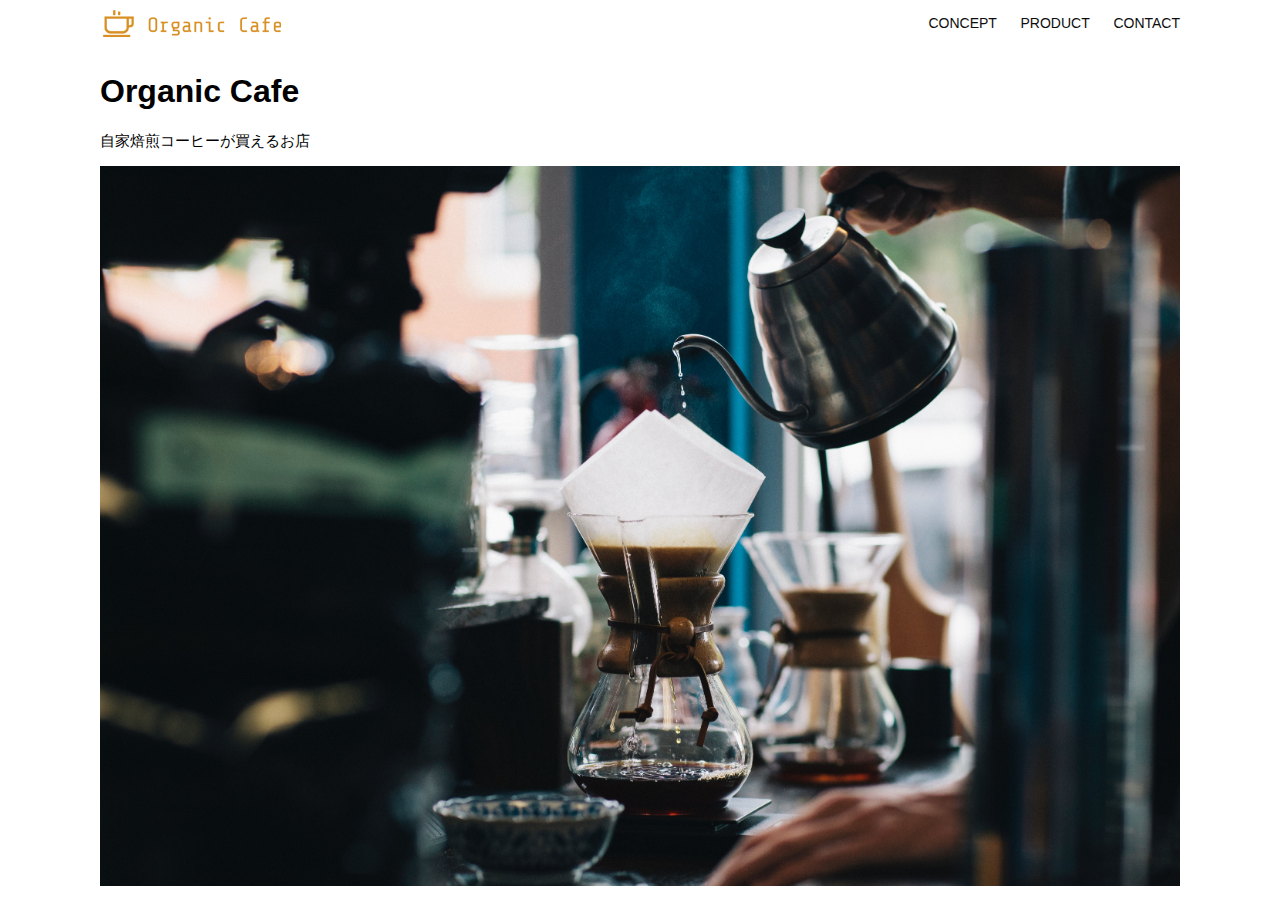
<file: html-css-kadai_013/index.html>
<!DOCTYPE html>
<html>

<head>
  <title>Organic Cafe</title>
  <meta charset="UTF-8" />
  <meta name="description" content="自家焙煎のコーヒーがお家で楽しめるOrganic Cafe" />
  <meta name="viewport" content="width=device-width, initial-scale=1.0" />
  <link rel="stylesheet" href="style.css" />
</head>

<body>
  <!-- ヘッダー -->
  <header>
    <!-- ロゴ -->
    <a href="index.html" id="logo"><img src="images/logo.png" alt="トップページに戻る" /></a>

    <!-- PC用ナビゲーション -->
    <nav id="nav-pc">
      <a href="index.html#concept">CONCEPT</a>
      <a href="index.html#product">PRODUCT</a>
      <a href="index.html#contact">CONTACT</a>
    </nav>

    <!-- スマホ用メニューボタン -->
    <img id="menu-sp" src="images/button-menu.png" alt="ナビゲーションを開く"
      onclick="document.getElementById('nav-sp').style.display = 'block'">
    </img>

    <!-- スマホ用ナビゲーション -->
    <nav id="nav-sp">
      <ul>
        <li>
          <img id="close" src="images/button-close.png" alt="ナビゲーションを閉じる"
            onclick="document.getElementById('nav-sp').style.display = 'none'">
          </img>
        </li>
        <li>
          <a id="logo-sp" href="index.html" onclick="document.getElementById('nav-sp').style.display = 'none'">
            <img src="images/logo-sp.png" alt="トップページに戻る"></a>
        </li>
        <li><a class="menu" href="index.html#concept"
            onclick="document.getElementById('nav-sp').style.display = 'none'">CONCEPT</a></li>
        <li><a class="menu" href="index.html#product"
            onclick="document.getElementById('nav-sp').style.display = 'none'">PRODUCT</a></li>
        <li><a class="menu" href="index.html#contact"
            onclick="document.getElementById('nav-sp').style.display = 'none'">CONTACT</a></li>
      </ul>
    </nav>
  </header>

  <main>
    <article>
      <!-- メインビジュアル -->
      <section id="main-visual">
        <div id="main-message">
          <h1>Organic Cafe</h1>
          <p>自家焙煎コーヒーが買えるお店</p>
        </div>
        <img src="images/main-image.jpg" alt="コーヒーをハンドドリップで淹れる画像" />
      </section>
    </article>
  </main>
</body>

</html>
</file>
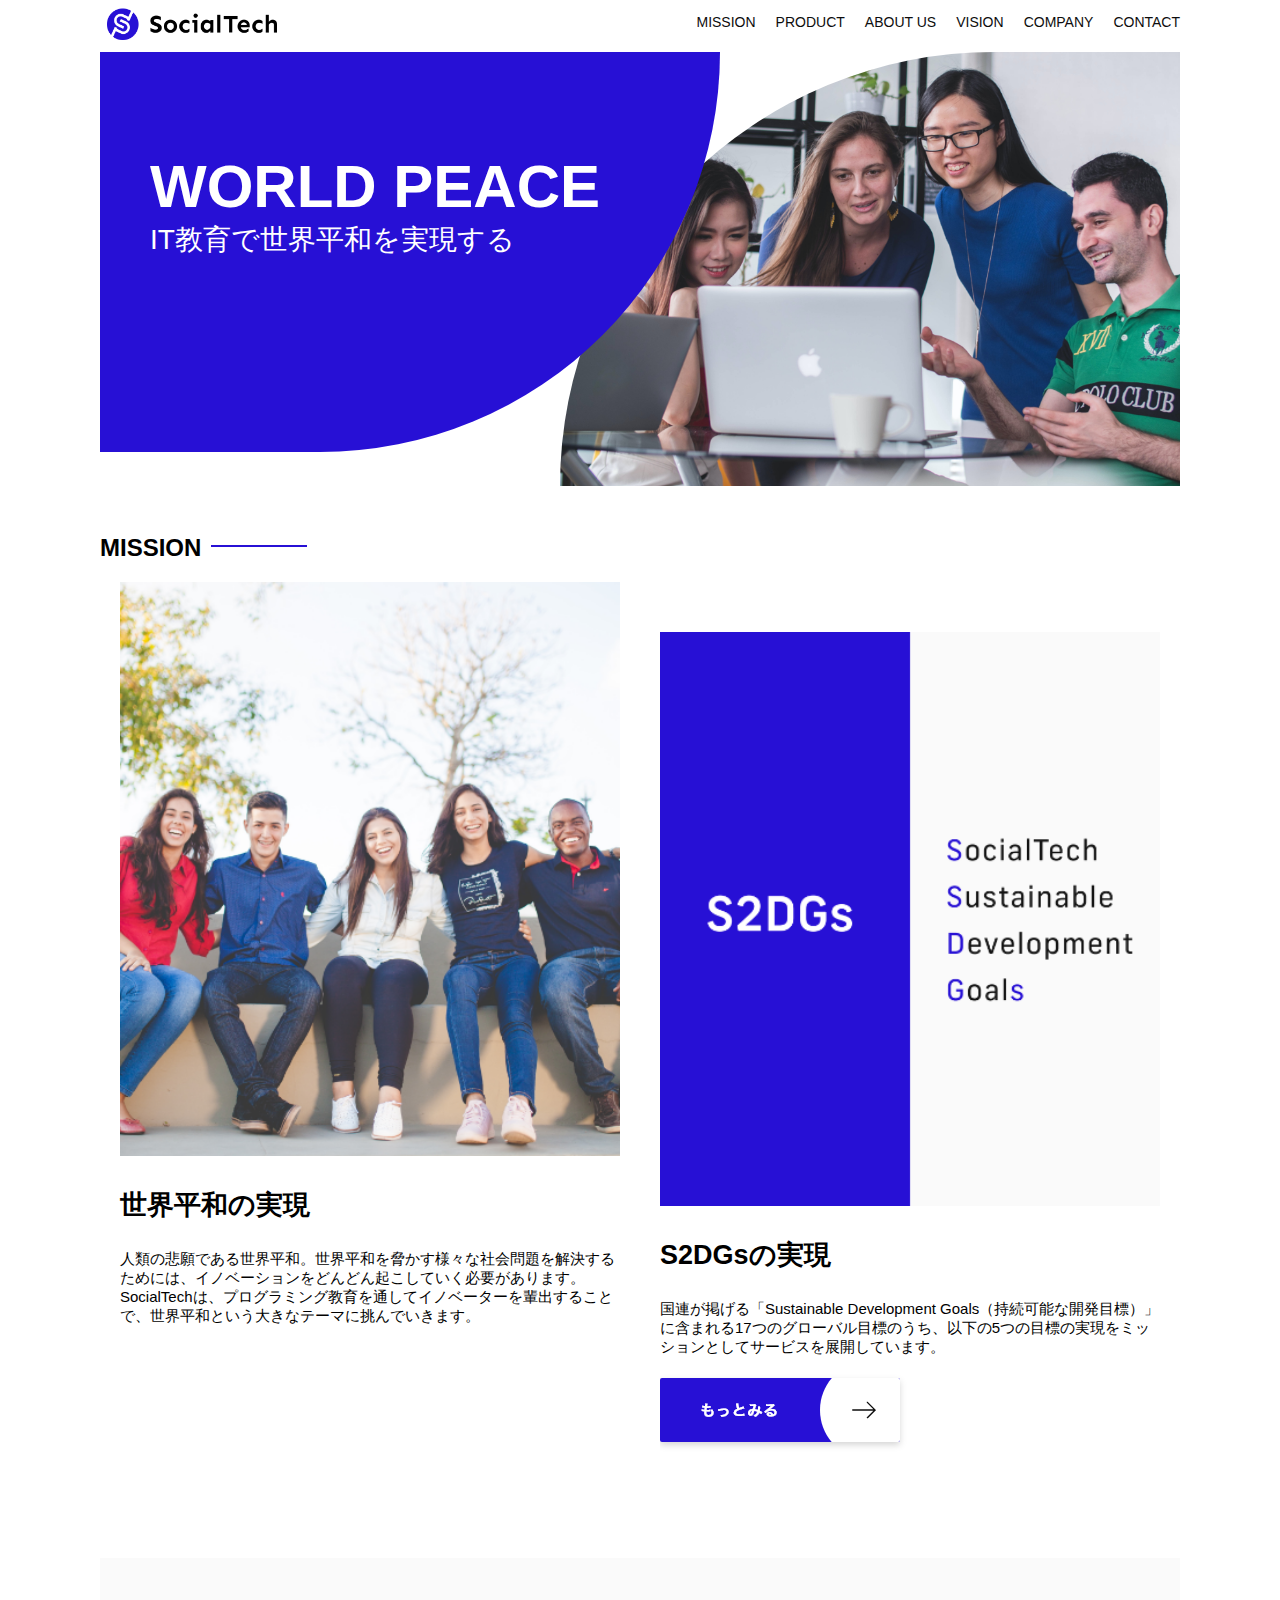
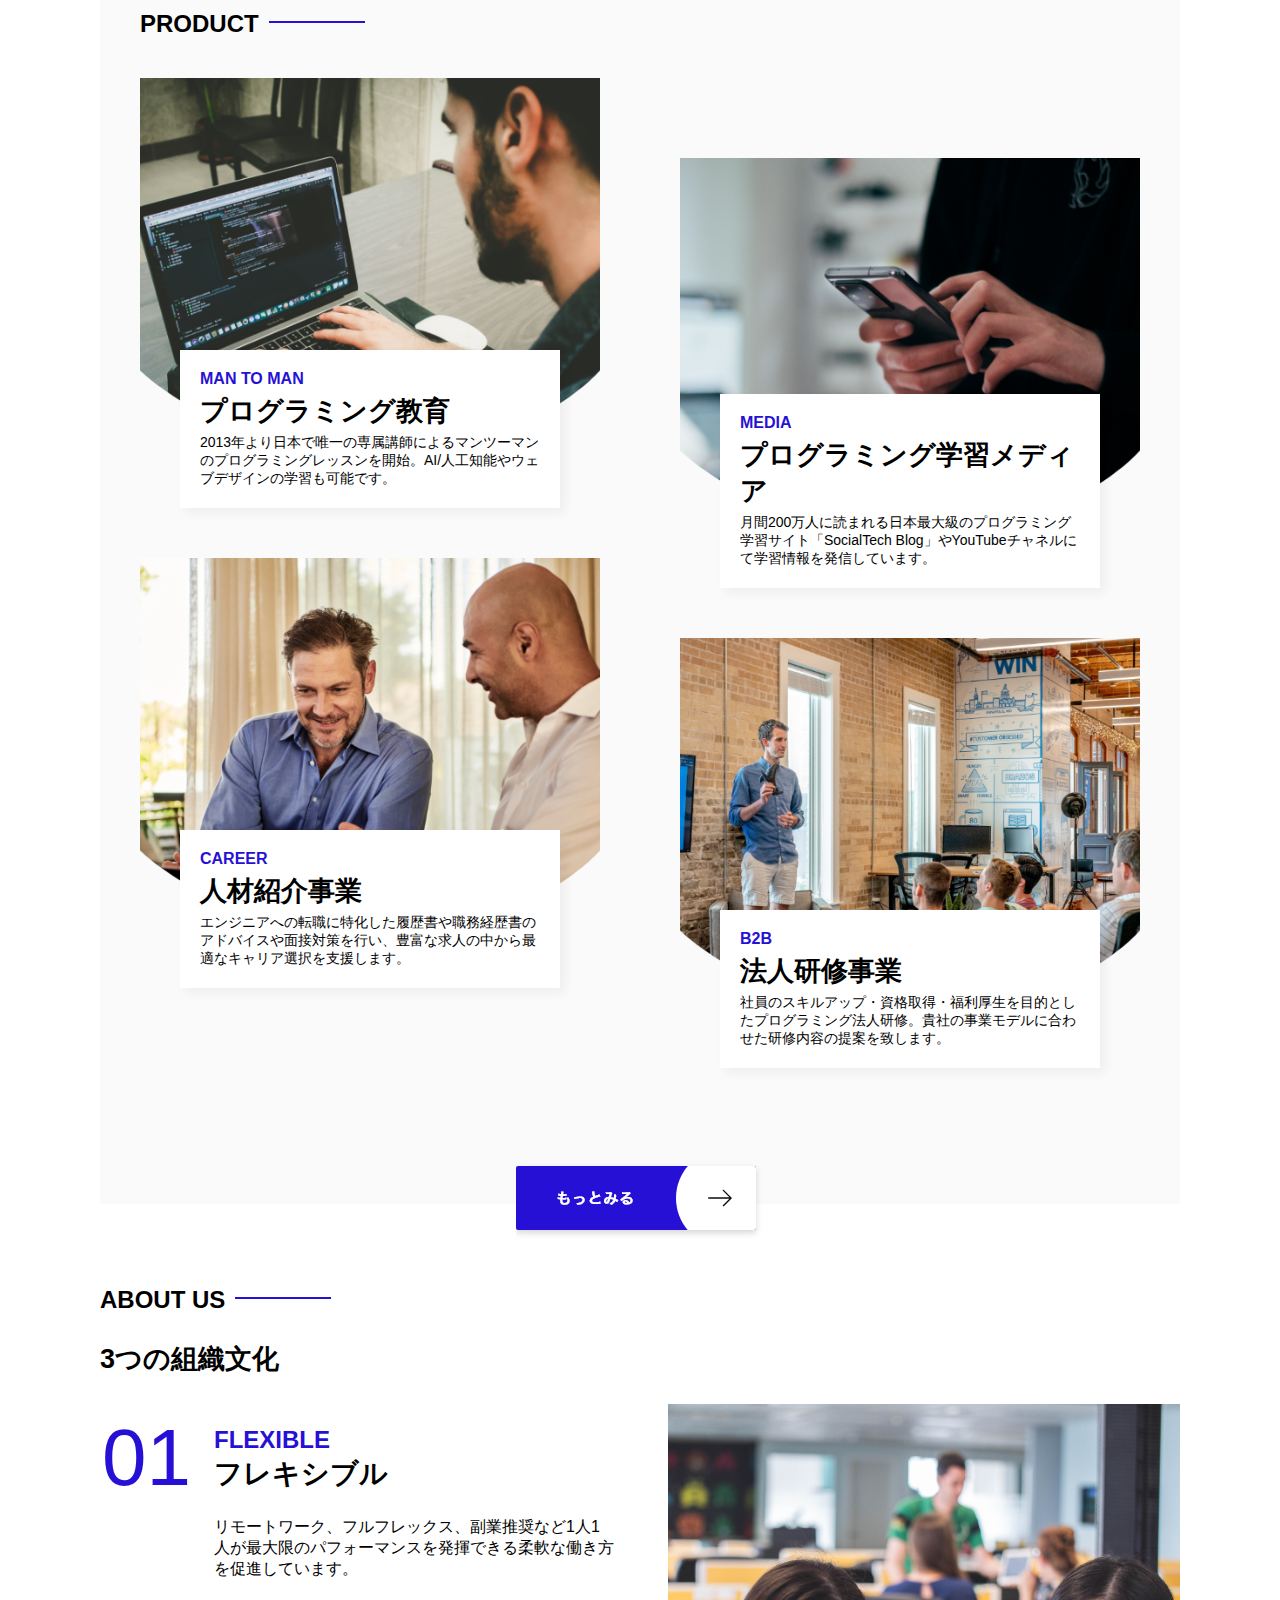
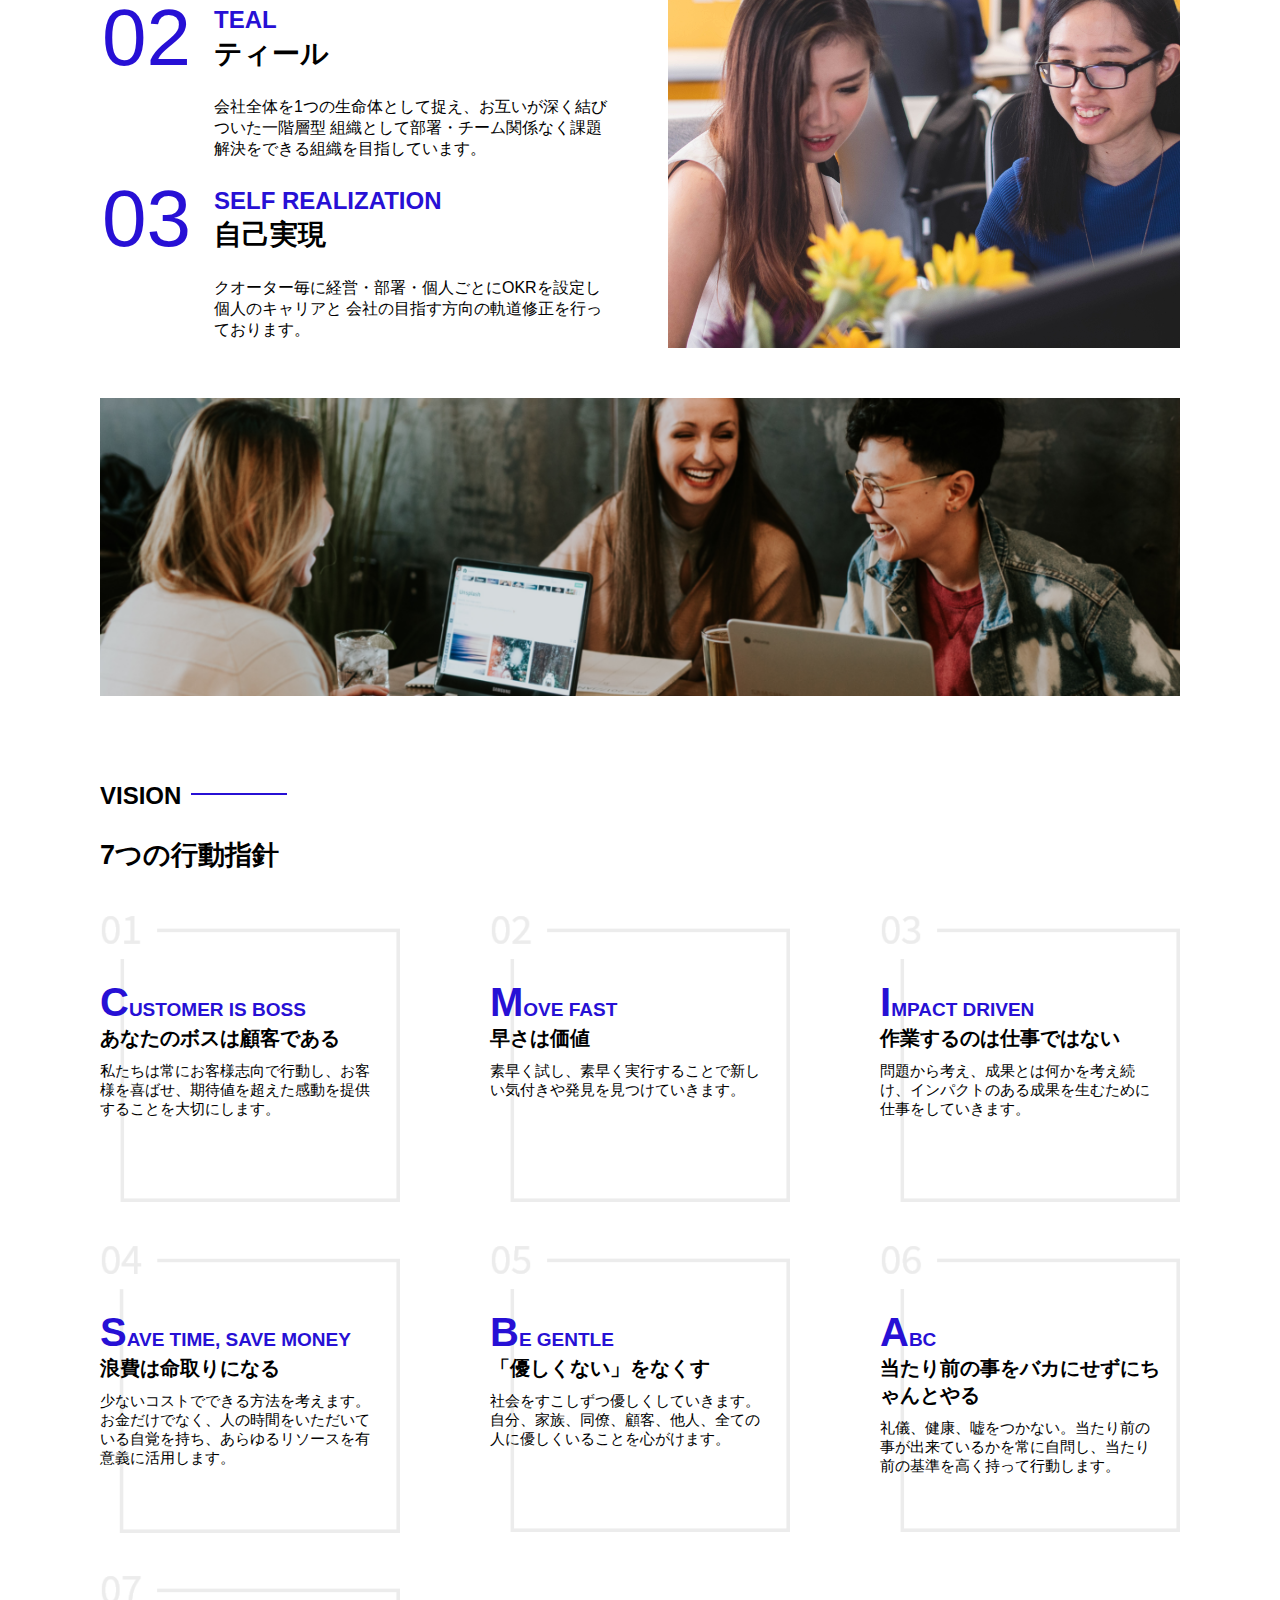
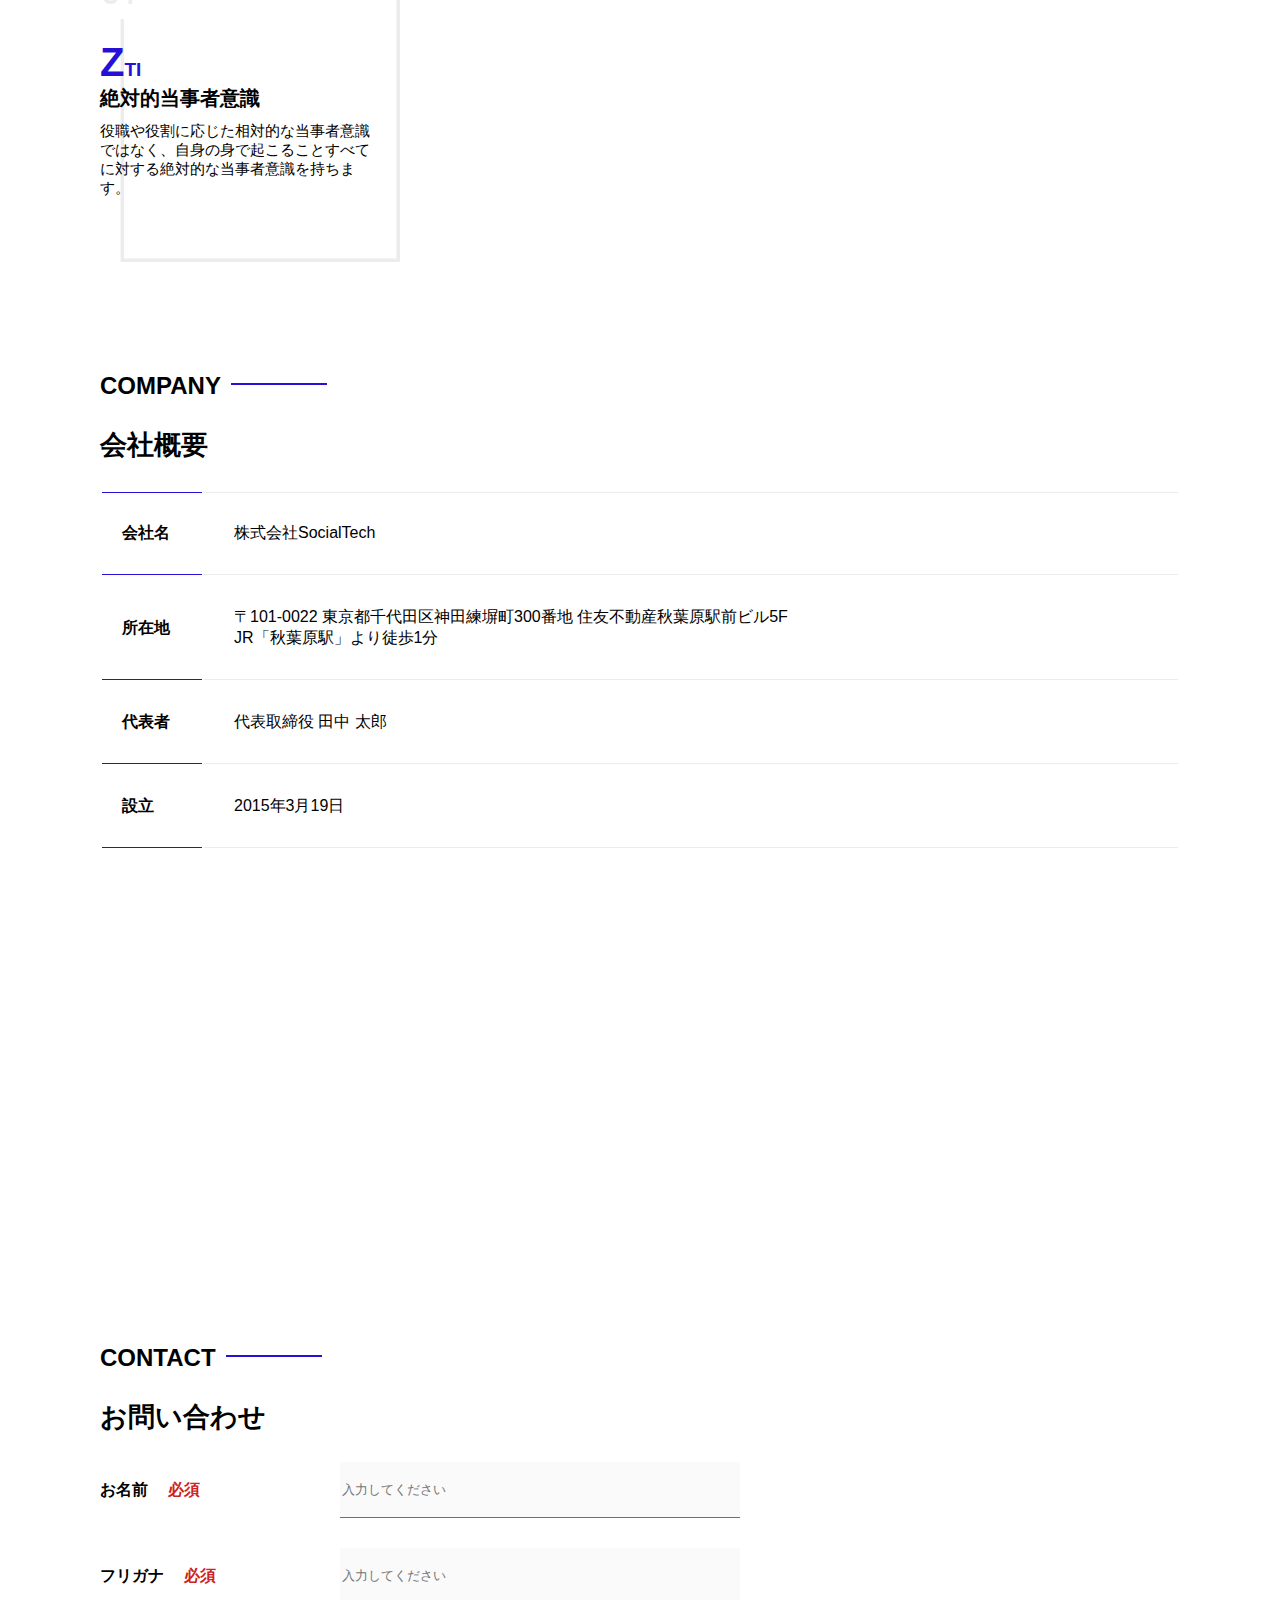
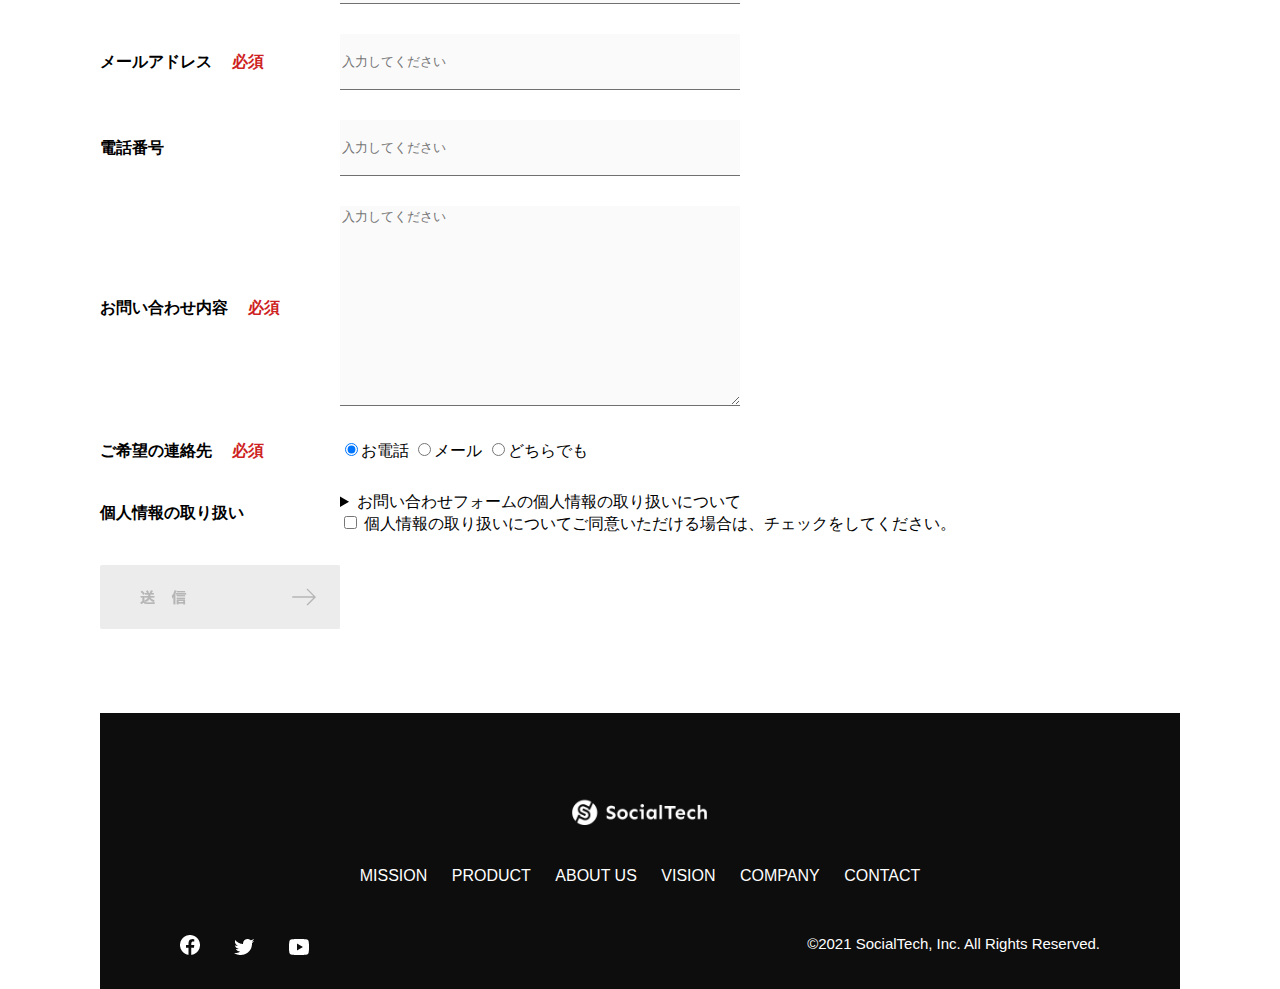
<file: kadai_tutorial_output/index.html>
<!DOCTYPE html>
<html>
  <head>
    <title>SocialTech</title>
    <meta charset="utf-8">
    <meta name="description" content="SocialTechはEdTech業界のリーディングカンパニーを目指します。">
    <meta name="viewport" content="width=device-width, initial-scale=1.0">
    <link rel="stylesheet" href="style.css">
  </head>

  <body>
    <!-- ヘッダー -->
    <header>
      <!-- ロゴ -->
      <a href="index.html" id="logo">
        <img src="images/logo.png" alt="トップページに戻る">
      </a>

      <!-- PC用ナビゲーション -->
      <nav id="nav-pc">
        <ul>
          <li><a href="mission.html">MISSION</a></li>
          <li><a href="product.html">PRODUCT</a></li>
          <li><a href="index.html#aboutus">ABOUT US</a></li>
          <li><a href="index.html#vision">VISION</a></li>
          <li><a href="index.html#company">COMPANY</a></li>
          <li><a href="index.html#contact">CONTACT</a></li>
        </ul>
      </nav>

      <!-- スマホ用メニューボタン -->
      <button id="menu-sp" onclick="document.getElementById('nav-sp').style.display = 'block'">
        <img src="images/button-menu.png" alt="ナビゲーションを開く">
      </button>

      <!-- スマホ用ナビゲーション -->
      <div id="nav-sp">
        <button id="close" onclick="document.getElementById('nav-sp').style.display = 'none'">
          <img src="images/button-close.png" alt="ナビゲーションを閉じる">
        </button>

        <nav>
          <ul>
            <li>
              <a id="logo-sp" href="index.html" onclick="document.getElementById('nav-sp').style.display = 'none'"><img src="images/logo-sp.png" alt="トップページに戻る"></a>
            </li>
            <li><a class="menu" href="mission.html" onclick="document.getElementById('nav-sp').style.display = 'none'">MISSION</a></li>
            <li><a class="menu" href="product.html" onclick="document.getElementById('nav-sp').style.display = 'none'">PRODUCT</a></li>
            <li><a class="menu" href="index.html#aboutus" onclick="document.getElementById('nav-sp').style.display = 'none'">ABOUT US</a></li>
            <li><a class="menu" href="index.html#vision" onclick="document.getElementById('nav-sp').style.display = 'none'">VISION</a></li>
            <li><a class="menu" href="index.html#company" onclick="document.getElementById('nav-sp').style.display = 'none'">COMPANY</a></li>
            <li><a class="menu" href="index.html#contact" onclick="document.getElementById('nav-sp').style.display = 'none'">CONTACT</a></li>
          </ul>
        </nav>
        <div id="sns">
          <a href="https://www.facebook.com/sejuku2013">
            <img src="images/button-facebook.png" alt="Facebookのリンク">
          </a>
          <a href="https://twitter.com/samuraijuku">
            <img src="images/button-twitter.png" alt="Twitterのリンク">
          </a>
          <a href="https://www.youtube.com/channel/UCCFOQO5aDK0xXam4cUQXT8g">
            <img src="images/button-youtube.png" alt="YouTubeのリンク">
          </a>
        </div>
      </div>
    </header>

    <main>
      <article>
        <!-- メインビジュアル -->
        <section id="main-visual">
          <div id="main-message">
            <h1>WORLD PEACE</h1>
            <p>IT教育で世界平和を実現する</p>
          </div>
          <img src="images/index/index-main.png" alt="PCの周りに集まる多国籍の仲間たち">
        </section>

        <!-- ミッション -->
        <section id="mission">
          <h2 class="index-h2">MISSION</h2>
          <div id="mission-flex">
            <div>
              <img id="mission-photo" src="images/index/index-mission.png" alt="屋外のベンチで写真を撮影する多国籍の仲間たち">
              <h3>世界平和の実現</h3>
              <p>人類の悲願である世界平和。世界平和を脅かす様々な社会問題を解決するためには、イノベーションをどんどん起こしていく必要があります。SocialTechは、プログラミング教育を通してイノベーターを輩出することで、世界平和という大きなテーマに挑んでいきます。</p>
            </div>
            <div>
              <img id="s2dgs" src="images/index/s2dgs.png" alt="S2DGs">
              <h3>S2DGsの実現</h3>
              <p>国連が掲げる「Sustainable Development Goals（持続可能な開発目標）」に含まれる17つのグローバル目標のうち、以下の5つの目標の実現をミッションとしてサービスを展開しています。</p>
              <a href="mission.html">
                <img src="images/button-more.png" alt="もっとみる">
              </a>
            </div>
          </div>
        </section>

        <!-- プロダクト -->
        <section id="product">
          <h2 class="index-h2">PRODUCT</h2>
          <div class="product-flex">
            <div id="product-left">
              <div>
                <img class="product-photo" src="images/index/index-mantoman.png" alt="PCでコードを書く男性">
                <div class="product-explain">
                  <span>MAN TO MAN</span>
                  <h3>プログラミング教育</h3>
                  <p>2013年より日本で唯一の専属講師によるマンツーマンのプログラミングレッスンを開始。AI/人工知能やウェブデザインの学習も可能です。</p>
                </div>
              </div>
              <div>
                <img class="product-photo" src="images/index/index-career.png" alt="笑顔で話し合う2人の男性">
                <div class="product-explain">
                  <span>CAREER</span>
                  <h3>人材紹介事業</h3>
                  <p>エンジニアへの転職に特化した履歴書や職務経歴書のアドバイスや面接対策を行い、豊富な求人の中から最適なキャリア選択を支援します。</p>
                </div>
              </div>
            </div>
            <div id="product-right">
              <div>
                <img class="product-photo" src="images/index/index-media.png" alt="スマートフォンを操作する人">
                <div class="product-explain">
                  <span>MEDIA</span>
                  <h3>プログラミング学習メディア</h3>
                  <p>月間200万人に読まれる日本最大級のプログラミング学習サイト「SocialTech Blog」やYouTubeチャネルにて学習情報を発信しています。</p>
                </div>
              </div>
              <div>
                <img class="product-photo" src="images/index/index-b2b.png" alt="講演中の男性とそれを聴く人々">
                <div class="product-explain">
                  <span>B2B</span>
                  <h3>法人研修事業</h3>
                  <p>社員のスキルアップ・資格取得・福利厚生を目的としたプログラミング法人研修。貴社の事業モデルに合わせた研修内容の提案を致します。</p>
                </div>
              </div>
            </div>
          </div>
          <div id="product-more">
            <a href="product.html">
              <img src="images/button-more.png" alt="もっとみる">
            </a>
          </div>
        </section>

        <!-- ABOUT US -->
        <section id="aboutus">
          <h2 class="index-h2">ABOUT US</h2>
          <h3>3つの組織文化</h3>
          <div>
            <table class="culture-table">
              <tr>
                <td class="culture-num">01</td>
                <th><span class="culture-en">FLEXIBLE</span><br>フレキシブル</th>
              </tr>
              <tr>
                <td>
                  <!--空のセル-->
                </td>
                <td class="culture-description">リモートワーク、フルフレックス、副業推奨など1人1人が最大限のパフォーマンスを発揮できる柔軟な働き方を促進しています。</td>
              </tr>
              <tr>
                <td class="culture-num">02</td>
                <th><span class="culture-en">TEAL</span><br>ティール</th>
              </tr>
              <tr>
                <td>
                  <!--空のセル-->
                </td>
                <td class="culture-description">会社全体を1つの生命体として捉え、お互いが深く結びついた一階層型 組織として部署・チーム関係なく課題解決をできる組織を目指しています。</td>
              </tr>
              <tr>
                <td class="culture-num">03</td>
                <th><span class="culture-en">SELF REALIZATION</span><br>自己実現</th>
              </tr>
              <tr>
                <td>
                  <!--空のセル-->
                </td>
                <td class="culture-description">クオーター毎に経営・部署・個人ごとにOKRを設定し個人のキャリアと 会社の目指す方向の軌道修正を行っております。</td>
              </tr>
            </table>
            <img class="culture-img" src="images/index/index-aboutus1.png" alt="笑顔で話し合う2人の女性">
          </div>
          <img class="culture-img2" src="images/index/index-aboutus2.png" alt="笑顔で話し合う3人の男女">
        </section>

        <!-- VISION -->
        <section id="vision">
          <h2 class="index-h2">VISION</h2>
          <h3>7つの行動指針</h3>
          <div>
            <div class="vision-box">
              <img src="images/index/vision-01.png" alt="01">
              <div>
                <h4>CUSTOMER IS BOSS</h4>
                <h5>あなたのボスは顧客である</h5>
                <p>私たちは常にお客様志向で行動し、お客様を喜ばせ、期待値を超えた感動を提供することを大切にします。</p>
              </div>
            </div>
            <div class="vision-box">
              <img src="images/index/vision-02.png" alt="02">
              <div>
                <h4>MOVE FAST</h4>
                <h5>早さは価値</h5>
                <p>素早く試し、素早く実行することで新しい気付きや発見を見つけていきます。</p>
              </div>
            </div>
            <div class="vision-box">
              <img src="images/index/vision-03.png" alt="03">
              <div>
                <h4>IMPACT DRIVEN</h4>
                <h5>作業するのは仕事ではない</h5>
                <p>問題から考え、成果とは何かを考え続け、インパクトのある成果を生むために仕事をしていきます。</p>
              </div>
            </div>
            <div class="vision-box">
              <img src="images/index//vision-04.png" alt="04">
              <div>
                <h4>SAVE TIME, SAVE MONEY</h4>
                <h5>浪費は命取りになる</h5>
                <p>少ないコストでできる方法を考えます。お金だけでなく、人の時間をいただいている自覚を持ち、あらゆるリソースを有意義に活用します。</p>
              </div>
            </div>
            <div class="vision-box">
              <img src="images/index/vision-05.png" alt="05">
              <div>
                <h4>BE GENTLE</h4>
                <h5>「優しくない」をなくす</h5>
                <p>社会をすこしずつ優しくしていきます。自分、家族、同僚、顧客、他人、全ての人に優しくいることを心がけます。</p>
              </div>
            </div>
            <div class="vision-box">
              <img src="images/index/vision-06.png" alt="06">
              <div>
                <h4>ABC</h4>
                <h5>当たり前の事をバカにせずにちゃんとやる</h5>
                <p>礼儀、健康、嘘をつかない。当たり前の事が出来ているかを常に自問し、当たり前の基準を高く持って行動します。</p>
              </div>
            </div>
            <div class="vision-box">
              <img src="images/index/vision-07.png" alt="07">
              <div>
                <h4>ZTI</h4>
                <h5>絶対的当事者意識</h5>
                <p>役職や役割に応じた相対的な当事者意識ではなく、自身の身で起こることすべてに対する絶対的な当事者意識を持ちます。</p>
              </div>
            </div>
          </div>
        </section>

        <!-- COMPANY -->
        <section id="company">
          <h2 class="index-h2">COMPANY</h2>
          <h3>会社概要</h3>
          <table id="company-table">
            <tr>
              <th class="tableheader tableheader-first">会社名</th>
              <td class="cell cell-first">株式会社SocialTech</td>
            </tr>
            <tr>
              <th class="tableheader">所在地</th>
              <td class="cell">〒101-0022 東京都千代田区神田練塀町300番地 住友不動産秋葉原駅前ビル5F<br>JR「秋葉原駅」より徒歩1分</td>
            </tr>
            <tr>
              <th class="tableheader">代表者</th>
              <td class="cell">代表取締役 田中 太郎</td>
            </tr>
            <tr>
              <th class="tableheader">設立</th>
              <td class="cell">2015年3月19日</td>
            </tr>
          </table>
          <iframe src="https://www.google.com/maps/embed?pb=!1m18!1m12!1m3!1d3240.0688551336807!2d139.7720776771055!3d35.69992317258124!2m3!1f0!2f0!3f0!3m2!1i1024!2i768!4f13.1!3m3!1m2!1s0x60188fee13660e23%3A0x77137876edf742ac!2z5L2P5Y-L5LiN5YuV55Sj56eL6JGJ5Y6f6aeF5YmN44OT44Or!5e0!3m2!1sja!2sjp!4v1704858013291!5m2!1sja!2sjp" style="border: 0" allowfullscreen="" loading="lazy"></iframe>
        </section>

        <!-- お問い合わせフォーム -->
        <section id="contact">
          <h2 class="index-h2">CONTACT</h2>
          <h3>お問い合わせ</h3>
          <form>
            <div>
              <div class="contact-heading">
                <label class="contact-label">お名前<span class="contact-span">必須</span></label>
              </div>
              <div>
                <input type="text" name="name" placeholder="入力してください" class="contact-textbox">
              </div>
            </div>
            <div>
              <div class="contact-heading">
                <label class="contact-label">フリガナ<span class="contact-span">必須</span></label>
              </div>
              <div>
                <input type="text" name="hurigana" placeholder="入力してください" class="contact-textbox">
              </div>
            </div>
            <div>
              <div class="contact-heading">
                <label class="contact-label">メールアドレス<span class="contact-span">必須</span></label>
              </div>
              <div>
                <input type="text" name="email" placeholder="入力してください" class="contact-textbox">
              </div>
            </div>
            <div>
              <div class="contact-heading">
                <label class="contact-label">電話番号</label>
              </div>
              <div>
                <input type="text" name="tel" placeholder="入力してください" class="contact-textbox">
              </div>
            </div>
            <div>
              <div class="contact-heading">
                <label class="contact-label">お問い合わせ内容<span class="contact-span">必須</span></label>
              </div>
              <div>
                <textarea class="contact-textarea" placeholder="入力してください" name="message"></textarea>
              </div>
            </div>
            <div>
              <div class="contact-heading">
                <label class="contact-label">ご希望の連絡先<span class="contact-span">必須</span></label>
              </div>
              <div><input class="radiobutton" type="radio" value="tel" name="contact" checked><label>お電話</label> <input class="radiobutton" type="radio" value="mail" name="contact"><label>メール</label> <input class="radiobutton" type="radio" value="both" name="contact"><label>どちらでも</label></div>
            </div>
            <div>
              <div class="contact-heading">
                <label class="contact-label">個人情報の取り扱い</label>
              </div>
              <div>
                <details>
                  <summary>お問い合わせフォームの個人情報の取り扱いについて</summary>
                  <div>
                    <dl>
                      <dt>１．組織の名称又は氏名</dt>
                      <dd>株式会社SocialTech</dd>
                      <dt>２．個人情報保護管理者（若しくはその代理人）の氏名又は職名、所属及び連絡先</dt>
                      <dd>
                        <p>鈴木 一郎 コーポレート部</p>
                        <p>メールアドレス：samurai@example.com</p>
                        <p>TEL：03-1234-5678</p>
                      </dd>
                      <dt>３．個人情報の利用目的</dt>
                      <dd>
                        <ul>
                          <li>・本サービス及び本サービスに関連する情報の提供又はそれらに関する連絡のため</li>
                          <li>・ユーザーの本人確認のため</li>
                          <li>・当社サービスのご案内のため</li>
                          <li>・当社の商品等の広告または宣伝（電子メールによるものを含むものとします。）</li>
                        </ul>
                      </dd>
                      <dt>４．個人情報の取り扱い業務の委託</dt>
                      <dd>個人情報の取扱業務の全部または一部を外部に業務委託する場合があります。その際、弊社は、個人情報を適切に保護できる管理体制を敷き実行していることを条件として委託先を厳選したうえで、機密保持契約を委託先と締結し、お客様の個人情報を厳密に管理させます。</dd>
                      <dt>５．個人情報の開示等の請求</dt>
                      <dd>
                        お客様は、弊社に対してご自身の個人情報の開示等（利用目的の通知、開示、内容の訂正・追加・削除、利用の停止または消去、第三者への提供の停止）に関して、当社問合わせ窓口に申し出ることができます。<br>
                        その際、弊社はお客様ご本人を確認させていただいたうえで、合理的な期間内に対応いたします。<br>
                        なお、個人情報に関する弊社問合わせ先は、次の通りです。
                      </dd>
                      <dd>
                        <p>株式会社SocialTech　個人情報問合せ窓口</p>
                        <p>〒150-0043　東京都千代田区神田練塀町300番地 住友不動産秋葉原駅前ビル5F</p>
                        <p>メールアドレス：samurai@example.com　TEL：03-1234-5678</p>
                      </dd>

                      <dt>６．個人情報を提供されることの任意性について</dt>
                      <dd>お客様がご自身の個人情報を弊社に提供されるか否かは、お客様のご判断によりますが、もしご提供されない場合には、適切なサービスが提供できない場合がありますので予めご了承ください。</dd>
                    </dl>
                  </div>
                </details>
                <input type="checkbox" name="agree">
                <span>個人情報の取り扱いについてご同意いただける場合は、チェックをしてください。</span>
              </div>
            </div>
            <input type="image" src="images/button-submit.png" alt="送信する">
          </form>
        </section>
      </article>
    </main>

    <footer>
      <div id="footer-logo">
        <img src="images/logo-sp.png" alt="SocialTech">
      </div>
      <div id="footer-link">
        <a href="mission.html">MISSION</a>
        <a href="product.html">PRODUCT</a>
        <a href="index.html#aboutus">ABOUT US</a>
        <a href="index.html#vision">VISION</a>
        <a href="index.html#company">COMPANY</a>
        <a href="index.html#contact">CONTACT</a>
      </div>
      <div id="sns-footer">
        <div class="sns-btns">
          <a href="https://www.facebook.com/sejuku2013"><img src="images/button-facebook.png" alt="Facebookのリンク"></a>
          <a href="https://twitter.com/samuraijuku"><img src="images/button-twitter.png" alt="Twitterのリンク"></a>
          <a href="https://www.youtube.com/channel/UCCFOQO5aDK0xXam4cUQXT8g"><img src="images/button-youtube.png" alt="YouTubeのリンク"></a>
        </div>
        <p id="copyright">&copy;2021 SocialTech, Inc. All Rights Reserved.</p>
      </div>
    </footer>

  </body>
</html>
</file>
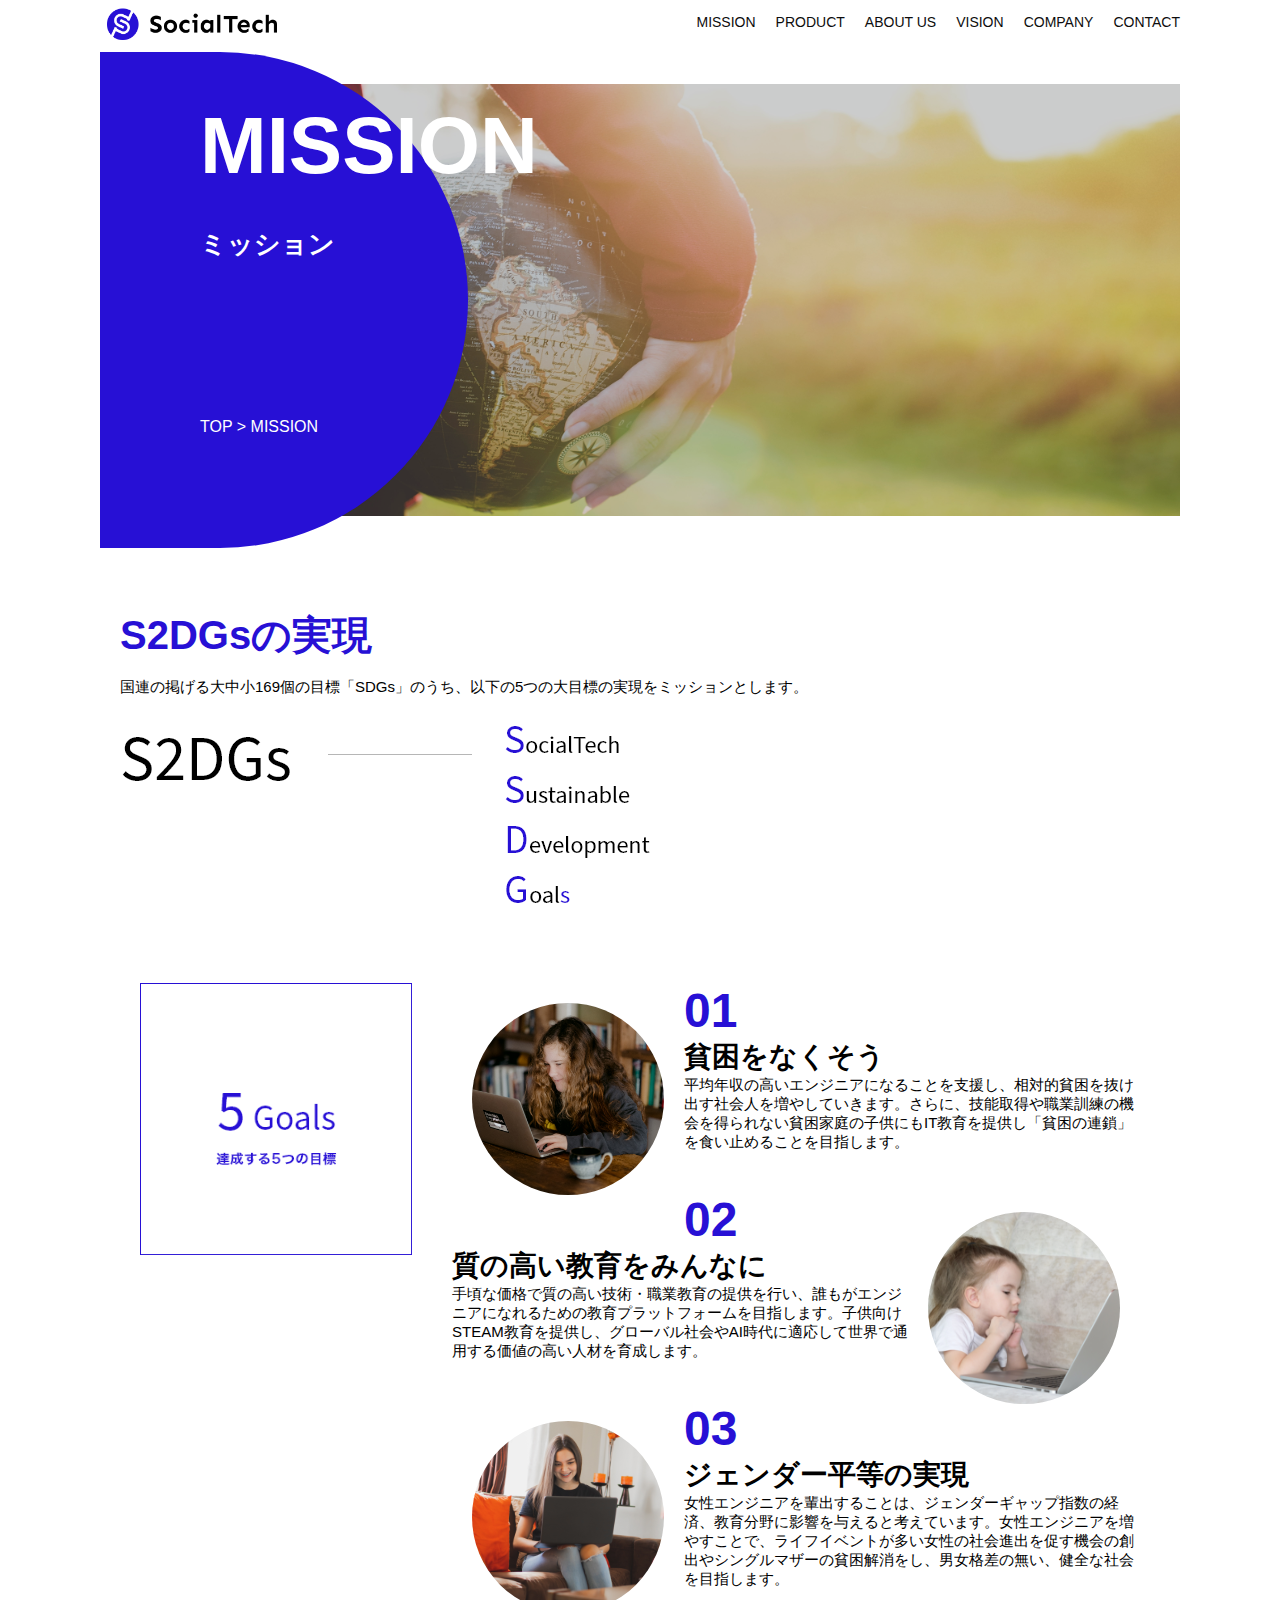
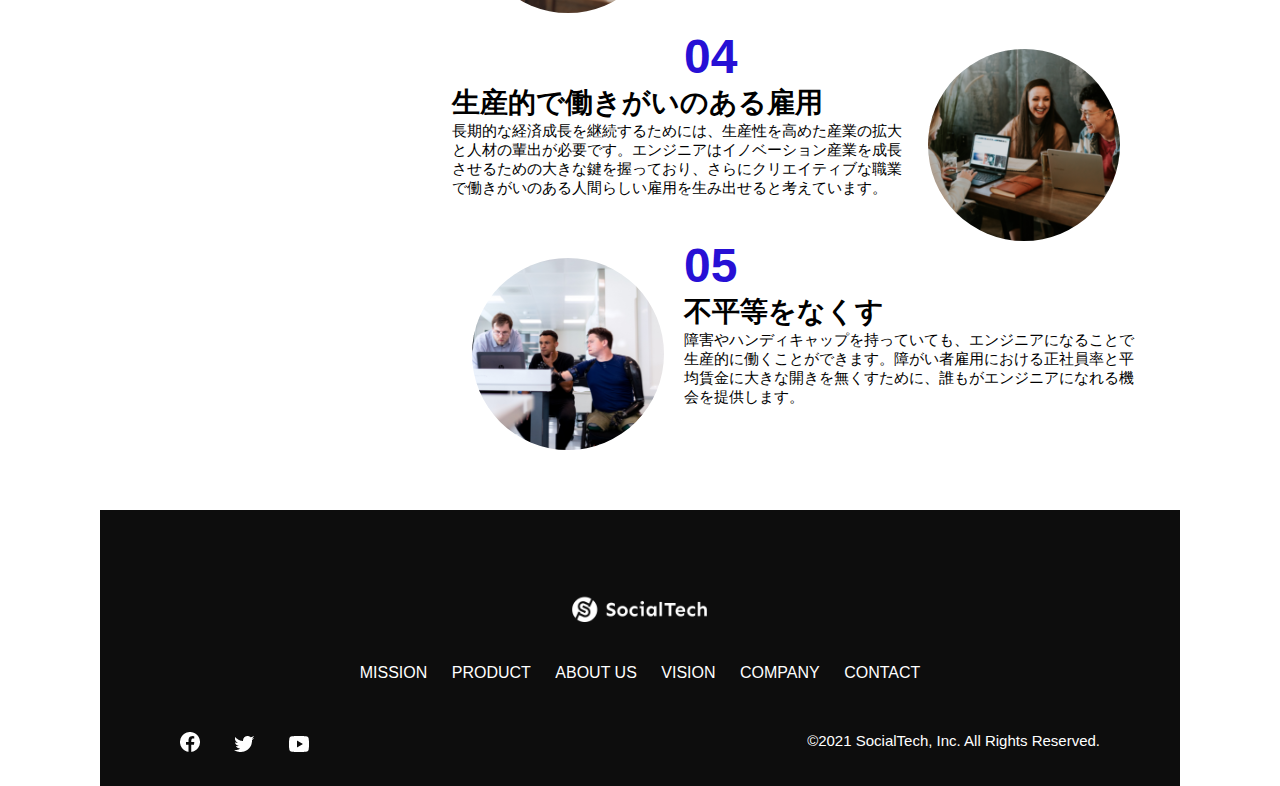
<file: kadai_tutorial_output/mission.html>
<!DOCTYPE html>
<html>
  <head>
    <title>SocialTech - MISSION ミッション -</title>
    <meta charset="utf-8">
    <meta name="description" content="SocialTechが目指す5つの目標（S2DGs）を紹介します">
    <meta name="viewport" content="width=device-width, initial-scale=1.0">
    <link rel="stylesheet" href="style.css">
  </head>

  <body>
    <!-- ヘッダー -->
    <header>
      <!-- ロゴ -->
      <a href="index.html" id="logo">
        <img src="images/logo.png" alt="トップページに戻る">
      </a>

      <!-- PC用ナビゲーション -->
      <nav id="nav-pc">
        <ul>
          <li><a href="mission.html">MISSION</a></li>
          <li><a href="product.html">PRODUCT</a></li>
          <li><a href="index.html#aboutus">ABOUT US</a></li>
          <li><a href="index.html#vision">VISION</a></li>
          <li><a href="index.html#company">COMPANY</a></li>
          <li><a href="index.html#contact">CONTACT</a></li>
        </ul>
      </nav>

      <!-- スマホ用メニューボタン -->
      <button id="menu-sp" onclick="document.getElementById('nav-sp').style.display = 'block'">
        <img src="images/button-menu.png" alt="ナビゲーションを開く">
      </button>

      <!-- スマホ用ナビゲーション -->
      <div id="nav-sp">
        <button id="close" onclick="document.getElementById('nav-sp').style.display = 'none'">
          <img src="images/button-close.png" alt="ナビゲーションを閉じる">
        </button>

        <nav>
          <ul>
            <li>
              <a id="logo-sp" href="index.html" onclick="document.getElementById('nav-sp').style.display = 'none'"><img src="images/logo-sp.png" alt="トップページに戻る"></a>
            </li>
            <li><a class="menu" href="mission.html" onclick="document.getElementById('nav-sp').style.display = 'none'">MISSION</a></li>
            <li><a class="menu" href="product.html" onclick="document.getElementById('nav-sp').style.display = 'none'">PRODUCT</a></li>
            <li><a class="menu" href="index.html#aboutus" onclick="document.getElementById('nav-sp').style.display = 'none'">ABOUT US</a></li>
            <li><a class="menu" href="index.html#vision" onclick="document.getElementById('nav-sp').style.display = 'none'">VISION</a></li>
            <li><a class="menu" href="index.html#company" onclick="document.getElementById('nav-sp').style.display = 'none'">COMPANY</a></li>
            <li><a class="menu" href="index.html#contact" onclick="document.getElementById('nav-sp').style.display = 'none'">CONTACT</a></li>
          </ul>
        </nav>
        <div id="sns">
          <a href="https://www.facebook.com/sejuku2013">
            <img src="images/button-facebook.png" alt="Facebookのリンク">
          </a>
          <a href="https://twitter.com/samuraijuku">
            <img src="images/button-twitter.png" alt="Twitterのリンク">
          </a>
          <a href="https://www.youtube.com/channel/UCCFOQO5aDK0xXam4cUQXT8g">
            <img src="images/button-youtube.png" alt="YouTubeのリンク">
          </a>
        </div>
      </div>
    </header>

    <main>
      <article>
        <section id="mission-main">
          <div class="mission-main-inner">
            <div id="mission-title">
              <h1>MISSION<br><span>ミッション</span></h1>
              <p>TOP > MISSION</p>
            </div>
          </div>
        </section>

        <section id="mission-s2dgs">
          <h2 class="mission-h2">S2DGsの実現</h2>
          <p>国連の掲げる大中小169個の目標「SDGs」のうち、以下の5つの大目標の実現をミッションとします。</p>
          <img src="images/mission/mission-s2dgs.png" alt="S2DGs">
        </section>

        <section id="mission-five-goals">
          <div class="five-goals-image">
            <img src="images/mission/mission-5goals.png" alt="5Goals">
          </div>
          <div class="five-goals-read">
            <div>
              <img class="fivegoals-image-left" src="images/mission/mission-5goals01.png" alt="PCを操作する女の子">
              <span class="fivegoals-number">01</span>
              <h3 class="fivegoals-h3">貧困をなくそう</h3>
              <p class="fivegoals-p">平均年収の高いエンジニアになることを支援し、相対的貧困を抜け出す社会人を増やしていきます。さらに、技能取得や職業訓練の機会を得られない貧困家庭の子供にもIT教育を提供し「貧困の連鎖」を食い止めることを目指します。</p>
            </div>
            <div>
              <img class="fivegoals-image-right" src="images/mission/mission-5goals02.png" alt="PCを見つめる小さい女の子">
              <span class="fivegoals-number">02</span>
              <h3 class="fivegoals-h3">質の高い教育をみんなに</h3>
              <p class="fivegoals-p">手頃な価格で質の高い技術・職業教育の提供を行い、誰もがエンジニアになれるための教育プラットフォームを目指します。子供向けSTEAM教育を提供し、グローバル社会やAI時代に適応して世界で通用する価値の高い人材を育成します。</p>
            </div>
            <div>
              <img class="fivegoals-image-left" src="images/mission/mission-5goals03.png" alt="PCを操作する女性">

              <span class="fivegoals-number">03</span>
              <h3 class="fivegoals-h3">ジェンダー平等の実現</h3>
              <p class="fivegoals-p">女性エンジニアを輩出することは、ジェンダーギャップ指数の経済、教育分野に影響を与えると考えています。女性エンジニアを増やすことで、ライフイベントが多い女性の社会進出を促す機会の創出やシングルマザーの貧困解消をし、男女格差の無い、健全な社会を目指します。</p>
            </div>
            <div>
              <img class="fivegoals-image-right" src="images/mission/mission-5goals04.png" alt="笑顔で話し合う3人の男女">
              <span class="fivegoals-number">04</span>
              <h3 class="fivegoals-h3">生産的で働きがいのある雇用</h3>
              <p class="fivegoals-p">長期的な経済成長を継続するためには、生産性を高めた産業の拡大と人材の輩出が必要です。エンジニアはイノベーション産業を成長させるための大きな鍵を握っており、さらにクリエイティブな職業で働きがいのある人間らしい雇用を生み出せると考えています。</p>
            </div>
            <div>
              <img class="fivegoals-image-left" src="images/mission/mission-5goals05.png" alt="障害を持つ男性が生き生きと働く様子">
              <span class="fivegoals-number">05</span>
              <h3 class="fivegoals-h3">不平等をなくす</h3>
              <p class="fivegoals-p">障害やハンディキャップを持っていても、エンジニアになることで生産的に働くことができます。障がい者雇用における正社員率と平均賃金に大きな開きを無くすために、誰もがエンジニアになれる機会を提供します。</p>
            </div>
          </div>
        </section>
      </article>
    </main>

    <footer>
      <div id="footer-logo">
        <img src="images/logo-sp.png" alt="SocialTech">
      </div>
      <div id="footer-link">
        <a href="mission.html">MISSION</a>
        <a href="product.html">PRODUCT</a>
        <a href="index.html#aboutus">ABOUT US</a>
        <a href="index.html#vision">VISION</a>
        <a href="index.html#company">COMPANY</a>
        <a href="index.html#contact">CONTACT</a>
      </div>
      <div id="sns-footer">
        <div class="sns-btns">
          <a href="https://www.facebook.com/sejuku2013"><img src="images/button-facebook.png" alt="Facebookのリンク"></a>
          <a href="https://twitter.com/samuraijuku"><img src="images/button-twitter.png" alt="Twitterのリンク"></a>
          <a href="https://www.youtube.com/channel/UCCFOQO5aDK0xXam4cUQXT8g"><img src="images/button-youtube.png" alt="YouTubeのリンク"></a>
        </div>
        <p id="copyright">&copy;2021 SocialTech, Inc. All Rights Reserved.</p>
      </div>
    </footer>

  </body>
</html>
</file>
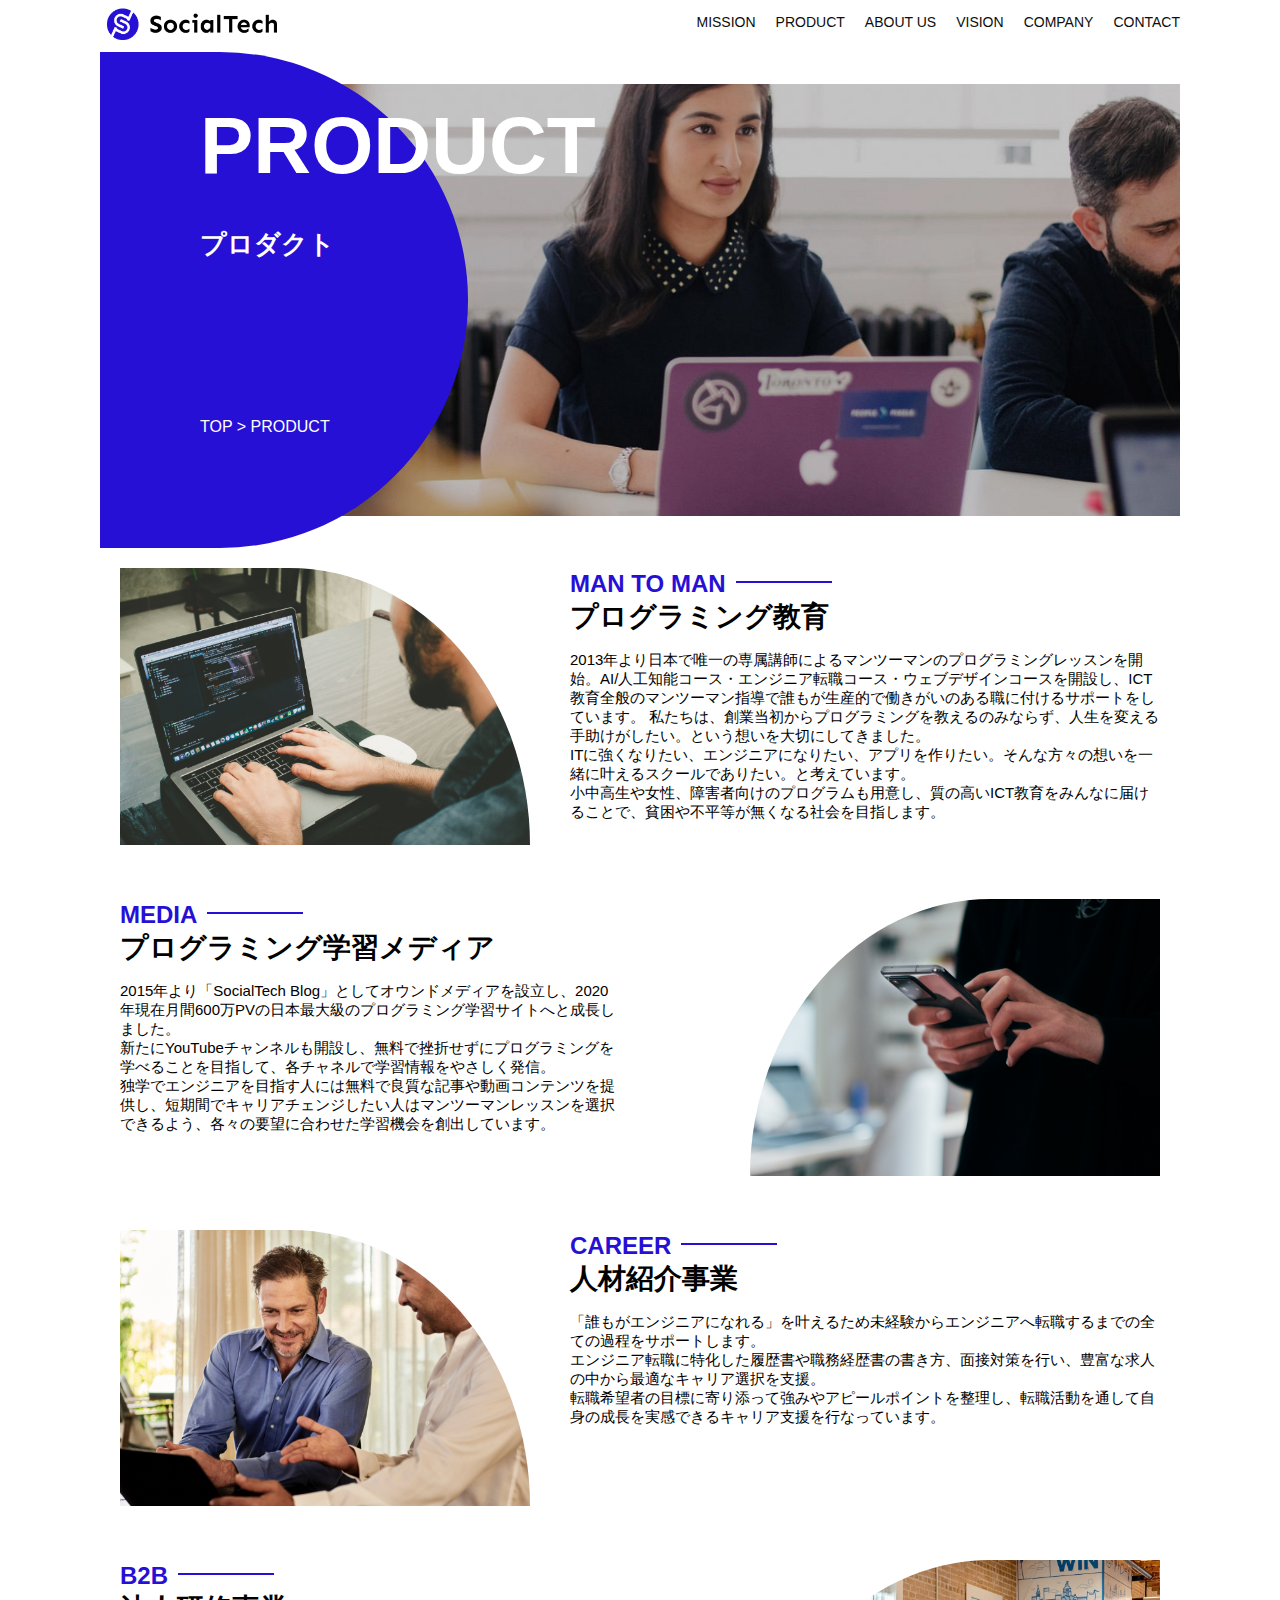
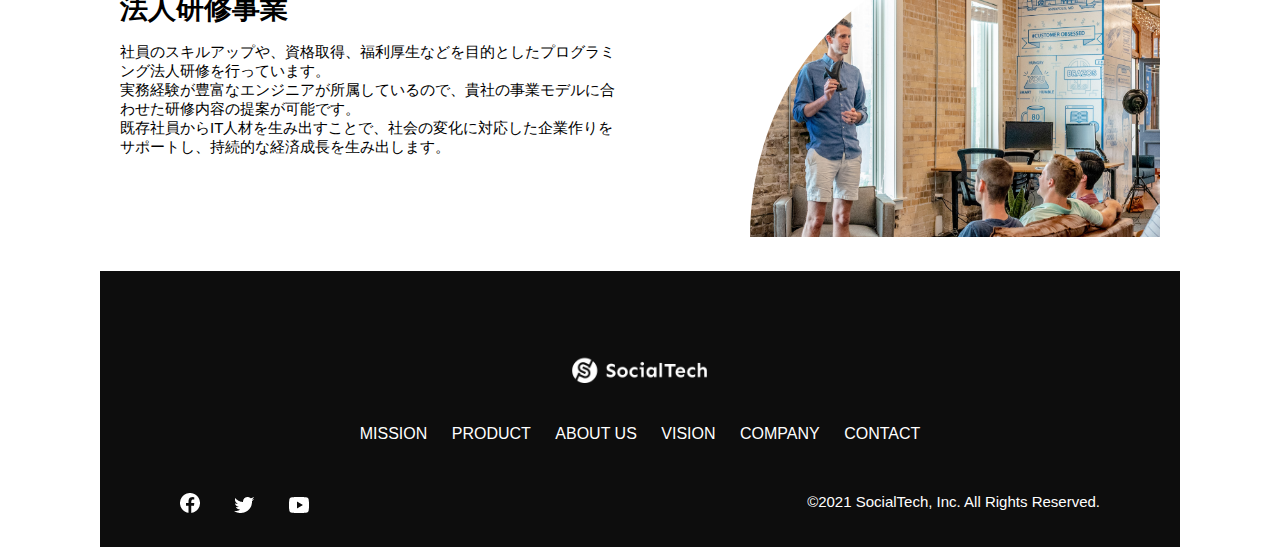
<file: kadai_tutorial_output/product.html>
<!DOCTYPE html>
<html>
  <head>
    <title>SocialTech -PRODUCT プロダクト-</title>
    <meta charset="utf-8">
    <meta name="description" content="SocialTechの4つのプロダクトを紹介します">
    <meta name="viewport" content="width=device-width, initial-scale=1.0">
    <link rel="stylesheet" href="style.css">
  </head>

  <body>
    <!-- ヘッダー -->
    <header>
      <!-- ロゴ -->
      <a href="index.html" id="logo">
        <img src="images/logo.png" alt="トップページに戻る">
      </a>

      <!-- PC用ナビゲーション -->
      <nav id="nav-pc">
        <ul>
          <li><a href="mission.html">MISSION</a></li>
          <li><a href="product.html">PRODUCT</a></li>
          <li><a href="index.html#aboutus">ABOUT US</a></li>
          <li><a href="index.html#vision">VISION</a></li>
          <li><a href="index.html#company">COMPANY</a></li>
          <li><a href="index.html#contact">CONTACT</a></li>
        </ul>
      </nav>

      <!-- スマホ用メニューボタン -->
      <button id="menu-sp" onclick="document.getElementById('nav-sp').style.display = 'block'">
        <img src="images/button-menu.png" alt="ナビゲーションを開く">
      </button>

      <!-- スマホ用ナビゲーション -->
      <div id="nav-sp">
        <button id="close" onclick="document.getElementById('nav-sp').style.display = 'none'">
          <img src="images/button-close.png" alt="ナビゲーションを閉じる">
        </button>

        <nav>
          <ul>
            <li>
              <a id="logo-sp" href="index.html" onclick="document.getElementById('nav-sp').style.display = 'none'"><img src="images/logo-sp.png" alt="トップページに戻る"></a>
            </li>
            <li><a class="menu" href="mission.html" onclick="document.getElementById('nav-sp').style.display = 'none'">MISSION</a></li>
            <li><a class="menu" href="product.html" onclick="document.getElementById('nav-sp').style.display = 'none'">PRODUCT</a></li>
            <li><a class="menu" href="index.html#aboutus" onclick="document.getElementById('nav-sp').style.display = 'none'">ABOUT US</a></li>
            <li><a class="menu" href="index.html#vision" onclick="document.getElementById('nav-sp').style.display = 'none'">VISION</a></li>
            <li><a class="menu" href="index.html#company" onclick="document.getElementById('nav-sp').style.display = 'none'">COMPANY</a></li>
            <li><a class="menu" href="index.html#contact" onclick="document.getElementById('nav-sp').style.display = 'none'">CONTACT</a></li>
          </ul>
        </nav>
        <div id="sns">
          <a href="https://www.facebook.com/sejuku2013">
            <img src="images/button-facebook.png" alt="Facebookのリンク">
          </a>
          <a href="https://twitter.com/samuraijuku">
            <img src="images/button-twitter.png" alt="Twitterのリンク">
          </a>
          <a href="https://www.youtube.com/channel/UCCFOQO5aDK0xXam4cUQXT8g">
            <img src="images/button-youtube.png" alt="YouTubeのリンク">
          </a>
        </div>
      </div>
    </header>

    <main>
      <article>
        <section id="product-main">
          <div class="product-main-inner">
            <div id="product-title">
              <h1>PRODUCT<br><span>プロダクト</span></h1>
              <p>TOP > PRODUCT</p>
            </div>
          </div>
        </section>

        <section class="product-section product-section-left">
          <div class="product-section-img">
            <img src="images/product/product-mantoman.png" alt="PCでコードを書く男性">
          </div>
          <div class="product-read">
            <h2 class="product-h2">MAN TO MAN</h2>
            <h3 class="product-h3">プログラミング教育</h3>
            <p>
              2013年より日本で唯一の専属講師によるマンツーマンのプログラミングレッスンを開始。AI/人工知能コース・エンジニア転職コース・ウェブデザインコースを開設し、ICT教育全般のマンツーマン指導で誰もが生産的で働きがいのある職に付けるサポートをしています。 私たちは、創業当初からプログラミングを教えるのみならず、人生を変える手助けがしたい。という想いを大切にしてきました。<br>ITに強くなりたい、エンジニアになりたい、アプリを作りたい。そんな方々の想いを一緒に叶えるスクールでありたい。と考えています。<br>小中高生や女性、障害者向けのプログラムも用意し、質の高いICT教育をみんなに届けることで、貧困や不平等が無くなる社会を目指します。
            </p>
          </div>
        </section>

        <section class="product-section product-section-right">
          <div class="product-read">
            <h2 class="product-h2">MEDIA</h2>
            <h3 class="product-h3">プログラミング学習メディア</h3>
            <p>2015年より「SocialTech Blog」としてオウンドメディアを設立し、2020年現在月間600万PVの日本最大級のプログラミング学習サイトへと成長しました。<br>新たにYouTubeチャンネルも開設し、無料で挫折せずにプログラミングを学べることを目指して、各チャネルで学習情報をやさしく発信。<br>独学でエンジニアを目指す人には無料で良質な記事や動画コンテンツを提供し、短期間でキャリアチェンジしたい人はマンツーマンレッスンを選択できるよう、各々の要望に合わせた学習機会を創出しています。</p>
          </div>
          <div class="product-section-img">
            <img src="images/product/product-media.png" alt="スマートフォンを操作する人">
          </div>
        </section>

        <section class="product-section product-section-left">
          <div class="product-section-img">
            <img src="images/product/product-career.png" alt="笑顔で話し合う2人の男性">
          </div>
          <div class="product-read">
            <h2 class="product-h2">CAREER</h2>
            <h3 class="product-h3">人材紹介事業</h3>
            <p>「誰もがエンジニアになれる」を叶えるため未経験からエンジニアへ転職するまでの全ての過程をサポートします。<br>エンジニア転職に特化した履歴書や職務経歴書の書き方、面接対策を行い、豊富な求人の中から最適なキャリア選択を支援。<br>転職希望者の目標に寄り添って強みやアピールポイントを整理し、転職活動を通して自身の成長を実感できるキャリア支援を行なっています。<br></p>
          </div>
        </section>

        <section class="product-section product-section-right">
          <div class="product-read">
            <h2 class="product-h2">B2B</h2>
            <h3 class="product-h3">法人研修事業</h3>
            <p>社員のスキルアップや、資格取得、福利厚生などを目的としたプログラミング法人研修を行っています。<br>実務経験が豊富なエンジニアが所属しているので、貴社の事業モデルに合わせた研修内容の提案が可能です。<br>既存社員からIT人材を生み出すことで、社会の変化に対応した企業作りをサポートし、持続的な経済成長を生み出します。</p>
          </div>
          <div class="product-section-img">
            <img src="images/product/product-b2b.png" alt="講演中の男性とそれを聴く人々">
          </div>
        </section>
      </article>
    </main>

    <footer>
      <div id="footer-logo">
        <img src="images/logo-sp.png" alt="SocialTech">
      </div>
      <div id="footer-link">
        <a href="mission.html">MISSION</a>
        <a href="product.html">PRODUCT</a>
        <a href="index.html#aboutus">ABOUT US</a>
        <a href="index.html#vision">VISION</a>
        <a href="index.html#company">COMPANY</a>
        <a href="index.html#contact">CONTACT</a>
      </div>
      <div id="sns-footer">
        <div class="sns-btns">
          <a href="https://www.facebook.com/sejuku2013"><img src="images/button-facebook.png" alt="Facebookのリンク"></a>
          <a href="https://twitter.com/samuraijuku"><img src="images/button-twitter.png" alt="Twitterのリンク"></a>
          <a href="https://www.youtube.com/channel/UCCFOQO5aDK0xXam4cUQXT8g"><img src="images/button-youtube.png" alt="YouTubeのリンク"></a>
        </div>
        <p id="copyright">&copy;2021 SocialTech, Inc. All Rights Reserved.</p>
      </div>
    </footer>
    
  </body>
</html>
</file>
<file: html-css-kadai_013/style.css>
/* PC、スマホ共通スタイル */
body {
  font-family: "Source Sans Pro", "Hiragino Kaku Gothic ProN", Meiryo, Arial,
    sans-serif;
}

p {
  font-size: 15px;
}

#main-visual>img {
  width: 100%;
}

/*================
PC用のスタイル 
=================*/
@media screen and (min-width: 768px) {

  /* 横幅設定 */
  body {
    max-width: 1080px;
    min-width: 960px;
    margin: 0 auto 0 auto;
  }

  /* ヘッダー */
  header {
    display: flex;
    justify-content: space-between;
  }

  /* ナビゲーションのレイアウト */
  #nav-pc {
    text-align: right;
    font-size: 14px;
    padding-top: 15px;
  }

  /* ナビゲーションのリンクの装飾設定 */
  #nav-pc>a {
    text-decoration: none;
    margin-left: 20px;
  }

  #nav-pc>a:link {
    color: #0d0d0d;
  }

  #nav-pc>a:visited {
    color: #0d0d0d;
  }

  #nav-pc>a:hover {
    color: #ffffff;
    text-decoration: underline;
  }

  #nav-pc>a:active {
    color: #0d0d0d;
  }

  #menu-sp {
    display: none;
  }

  #nav-sp {
    display: none;
  }
}

/*====================
  スマートフォン用のスタイル
 =====================*/
@media screen and (max-width: 767px) {

  /* body要素 */
  body {
    min-width: 375px;
    margin: 0;
  }

  /* PCのナビゲーションを非表示に */
  #nav-pc {
    display: none;
  }

  /* ハンバーガーメニュー */
  #menu-sp {
    float: right;
    padding: 0;
  }

  /* スマホ用ナビゲーション */
  #nav-sp {
    background-color: #ce933e;
    position: absolute;
    left: 0;
    top: 0;
    height: 100%;
    width: 100%;
    display: none;
    z-index: 100;
  }

  #nav-sp ul {
    padding-left: 0;
  }

  #nav-sp li {
    list-style: none;
  }

  /* バツボタン */
  #close {
    position: absolute;
    top: 20px;
    right: 20px;
  }

  /* ナビゲーションメニュー用ロゴ */
  #logo-sp {
    margin: 80px 0px 90px 20px;
  }

  #nav-sp a {
    display: block;
  }

  /* ナビゲーションのリンクの装飾設定 */
  #nav-sp a:link {
    color: #ffffff;
  }

  #nav-sp a:hover {
    color: #ffffff;
    text-decoration: underline;
  }

  #nav-sp a:active {
    color: #ffffff;
  }

  #nav-sp .menu {
    text-decoration: none;
    display: block;
    margin: 0 20px;
    height: 44px;
    font-size: 16px;
    background-image: url("images/arrow.png");
    background-repeat: no-repeat;
    background-position: right top;
  }
}
</file>
<file: kadai_tutorial_output/style.css>
/* PC、スマホ共通スタイル */
* {
  box-sizing: border-box;
}

p {
  font-size: 15px;
}

body {
  max-width: 1080px;
  margin: 0 auto 0 auto;
  font-family: "Source Sans Pro", "Hiragino Kaku Gothic ProN", Meiryo, Arial, sans-serif;
}
  
/* ヘッダー */
header {
  display: flex;
  justify-content: space-between;
}

/* ナビゲーションのレイアウト */
#nav-pc {
  font-size: 14px;
}

#nav-pc ul {
  display: flex;
  padding-left: 0;
}

#nav-pc li {
  list-style: none;
}

/* ナビゲーションのリンクの装飾設定 */
#nav-pc a {
  text-decoration: none;
  margin-left: 20px;
  color: #0d0d0d;
}

#nav-pc a:hover {
  text-decoration: underline;
}

/* スマホ用ナビを非表示 */
#nav-sp,
#menu-sp {
  display: none;
}

/* メインビジュアル*/
#main-visual {
  position: relative;
  height: 400px;
}

#main-message {
  position: absolute;
  top: 0;
  left: 0;
  background-color: #2710d5;
  color: #ffffff;
  border-radius: 0 0 476px 0;
  max-width: 620px;
  height: 100%;
  width: 100%;
  z-index: 11;
}

#main-message h1 {
  font-size: 60px;
  margin: 100px 0 0 50px;
}

#main-message > p {
  font-size: 28px;
  margin: 0 0 0 50px;
}

#main-visual > img {
  max-width: 620px;
  border-radius: 476px 0 0 0;
  position: absolute;
  top: 0;
  right: 0;
  z-index: 10;
}

/*見出し*/
h2 {
  margin: 40px 0 0 0;
}

h2::after {
  content: url("images/line.png");
  margin-left: 10px;
}

h3 {
  font-size: 27px;
}

/* ミッション */
#mission {
  margin: 80px auto 80px auto;
}

#mission-flex {
  display: flex;
}

#mission-flex > div {
  width: 50%;
  margin: 20px;
}

#mission-photo {
  width: 100%;
}

#s2dgs {
  margin-top: 50px;
  width: 100%;
}

/* プロダクト */
#product {
  background-color: #fafafa;
  margin: 80px 0 80px 0;
  padding: 10px 40px 0px 40px;
}

/* 外枠 */
#product .product-flex {
  margin-top: 40px;
  display: flex;
}

/* 左のカラム */
#product-left {
  width: 50%;
  margin-right: 20px;
}

/* 右のカラム */
#product-right {
  width: 50%;
  margin-left: 20px;
  margin-top: 80px;
}

/* 写真＋説明の枠 */
#product-left > div {
  position: relative;
  height: 480px;
  margin-right: 20px;
}

#product-right > div {
  position: relative;
  height: 480px;
  margin-left: 20px;
}

/* 写真*/
.product-photo {
  width: 100%;
}

/* 説明文の枠 */
.product-explain {
  background-color: #ffffff;
  position: absolute;
  left: 0;
  bottom: 50px;
  margin: 0 40px 0 40px;
  padding: 20px;
  box-shadow: 5px 5px 10px rgba(0, 0, 0, 0.05);
}

/* 説明文の英語 */
.product-explain > span {
  color: #2710d5;
  font-weight: bold;
  font-size: 16px;
  margin: 0px;
}

/* 説明文の見出し */
.product-explain > h3 {
  margin: 5px 0 5px 0;
}

/* 説明文 */
.product-explain > p {
  font-size: 14px;
  margin: 0;
}

/* もっと見るボタン */
#product-more {
  text-align: center;
}

#product-more a {
  position: relative;
  bottom: -42px;
}

/* ABOUT US */
#aboutus {
  margin: 80px auto 80px auto;
}

/* ３つの組織文化と写真を入れる枠 */
#aboutus > div {
  display: flex;
}

/* 写真 */
.culture-img {
  width: 50%;
  align-self: flex-start;
}

.culture-img2 {
  margin-top: 50px;
  width: 100%;
}

/* 3つの組織文化の表 */
.culture-table {
  margin-right: 50px;
}

/* 番号 */
.culture-num {
  font-size: 80px;
  color: #2710d5;
  padding: 0 20px 0 0;
}

/* 見出し */
.culture-table th {
  text-align: left;
  font-size: 28px;
  font-weight: bold;
}

/* 組織文化英語 */
.culture-en {
  color: #2710d5;
  font-size: 24px;
}

/* 説明文 */
.culture-description {
  margin: 0;
}

/* ビジョン */
#vision {
  margin: 80px auto 80px auto;
}

/* セクション内の外枠*/
#vision > div {
  display: flex;
  justify-content: space-between;
  flex-wrap: wrap;
}

/*7つの行動指針の枠*/
.vision-box {
  width: 300px;
  height: 300px;
  margin-bottom: 30px;
  position: relative;
}

.vision-box > img {
  width: 100%;
  position: relative;
  z-index: 30;
}

.vision-box > div {
  position: absolute;
  top: 0;
  left: 0;
  z-index: 31;
  margin-right: 20px;
}

.vision-box > div > h4 {
  color: #2710d5;
  font-size: 19px;
  margin: 80px 0 0 0;
}

.vision-box > div > h4::first-letter {
  font-size: 40px;
}

.vision-box > div > h5 {
  font-size: 20px;
  margin: 0 0 0 0;
}

.vision-box > div > p {
  margin: 10px 0 0 0;
}

/*会社概要*/
#company {
  margin: 80px auto 80px auto;
}

#company-table {
  width: 100%;
}

.tableheader {
  text-align: left;
  padding: 20px;
  border-bottom-color: #2710d5;
  border-bottom-width: 1px;
  border-bottom-style: solid;
  width: 100px;
}

.tableheader-first {
  border-top-color: #2710d5;
  border-top-width: 1px;
  border-top-style: solid;
}

.cell {
  padding: 30px;
  border-bottom-color: #ececec;
  border-bottom-width: 1px;
  border-bottom-style: solid;
}

.cell-first {
  border-top-color: #ececec;
  border-top-width: 1px;
  border-top-style: solid;
}

#company > iframe {
  width: 100%;
  height: 368px;
  margin-top: 40px;
}

/* お問い合わせ */
#contact {
  margin: 80px auto 80px auto;
}

/* 外枠 */
#contact > form > div {
  display: flex;
  flex-direction: row;
  flex-wrap: wrap;
  padding-bottom: 30px;
}

/* 左列　見出し */
.contact-heading {
  width: 240px;
  align-self: center;
}

/* 見出しのラベル */
.contact-label {
  font-weight: bold;
}

/* 必須 */
.contact-span {
  color: #ce2222;
  margin: 0 0 0 20px;
  font-weight: bold;
}

/* テキストボックス */
.contact-textbox {
  border-top: 0px;
  border-left: 0px;
  border-right: 0px;
  border-bottom-width: 1px;
  border-bottom-color: #707070;
  border-style: solid;
  background-color: #fafafa;
  height: 56px;
  width: 400px;
}

/* お問い合わせ内容のテキストエリア */
.contact-textarea {
  border-top: 0px;
  border-left: 0px;
  border-right: 0px;
  border-bottom-width: 1px;
  border-bottom-color: #707070;
  background-color: #fafafa;
  width: 400px;
  height: 200px;
}

/* 個人情報の取り扱い */
#contact dt {
  font-weight: bold;
}

#contact dd {
  margin: 0 0 16px 0;
}

#contact dd p {
  margin: 0;
}

#contact dd ul {
  padding-left: 0;
}

#contact dd li {
  margin-bottom: 0;
  list-style: none;
}

/* フッター */
footer {
  background-color: #0d0d0d;
  text-align: center;
  padding: 80px 80px 30px 80px;
}

#footer-logo {
  margin-bottom: 30px;
}

#footer-link {
  margin-bottom: 50px;
}

#footer-link > a {
  text-decoration: none;
  margin: 10px;
  color: #ffffff;
}

#footer-link > a:hover {
  text-decoration: underline;
}

#sns-footer {
  display: flex;
  justify-content: space-between;
  text-align: left;
}

#sns-footer a {
  margin-right: 30px;
}

#copyright {
  color: #ffffff;
  margin: 0;
}

/* mission.html用スタイル */
/* ミッションのメインビジュアル */
.mission-main-inner {
  background-image: url("images/mission/mission-main.png");
  background-repeat: no-repeat;
  background-position-y: center;
}

#mission-title {
  background-color: #2710d5;
  width: 368px;
  color: #ffffff;
  height: 496px;
  border-radius: 0 248px 248px 0;
  position: relative;
}

#mission-title h1 {
  position: absolute;
  top: 0;
  left: 100px;
  font-size: 80px;
  line-height: 1;
}

#mission-title h1 span {
  font-size: 26px;
}

#mission-title > p {
  position: absolute;
  top: 350px;
  left: 100px;
  font-size: 16px;
}

/* ミッションページ　S2DGSの設定 */
#mission-s2dgs {
  padding: 20px;
}

.mission-h2 {
  color: #2710d5;
  font-size: 40px;
}

.mission-h2::after {
  content: none;
}

/* ミッションページ　5つのゴールの設定 */
#mission-five-goals {
  padding: 20px;
  display: flex;
}

#mission-five-goals .five-goals-image {
  width: 30%;
  padding: 20px;
}

#mission-five-goals .five-goals-image img {
  width: 100%;
}

#mission-five-goals .five-goals-read {
  width: 70%;
  padding: 20px;
}

#mission-five-goals .five-goals-read > div {
  margin-bottom: 40px;
}

.fivegoals-image-right {
  float: right;
  margin: 20px;
}

.fivegoals-image-left {
  float: left;
  margin: 20px;
}

.fivegoals-number {
  color: #2710d5;
  font-size: 48px;
  font-weight: bold;
  margin: 0;
}

.fivegoals-h3 {
  font-size: 28px;
  margin: 0;
}

.fivegoals-p {
  margin: 0;
}

/* プロダクトページ */
.product-main-inner {
  background-image: url("images/product/product-main.png");
  background-repeat: no-repeat;
  background-position-y: center;
}

#product-title {
  background-color: #2710d5;
  width: 368px;
  color: #ffffff;
  height: 496px;
  border-radius: 0 248px 248px 0;
  position: relative;
}

#product-title h1 {
  position: absolute;
  top: 0;
  left: 100px;
  font-size: 80px;
  line-height: 1;
}

#product-title h1 span {
  font-size: 26px;
}

#product-title > p {
  position: absolute;
  top: 350px;
  left: 100px;
  font-size: 16px;
}

/* セクション */
.product-section {
  display: flex;
  padding: 20px 20px 0;
}

.product-section .product-section-img {
  width: 450px;
}

/* 右が画像のセクション*/
.product-section-left .product-section-img img {
  width: 100%;
  padding: 0 40px 30px 0;
  border-radius: 0 432px 0 0;
}

.product-section-left .product-read {
  width: 50%;
  flex-grow: 1;
}

.product-section-left .product-read p {
  margin-bottom: 0;
}

/* 右が画像のセクション*/
.product-section-right {
  justify-content: space-between;
}

.product-section-right .product-section-img img {
  width: 100%;
  padding: 0 0 30px 40px;
  border-radius: 432px 0 0 0;
}

.product-section-right .product-read {
  width: 500px;
}

.product-h2 {
  color: #2710d5;
  font-size: 24px;
  margin: 0;
}

.product-h3 {
  font-size: 28px;
  margin: 0;
}

/*====================
 スマートフォン用のスタイル
=====================*/
@media screen and (max-width: 767px) {
  /* PC用ナビゲーション非表示 */
  #nav-pc {
    display: none;
  }

  /* ハンバーガーメニュー */
  #menu-sp {
    display: block;
    background-color: transparent;
    float: right;
    padding: 0;
    border: none;
  }

  /* スマホ用ナビゲーションの表示切替*/
  /* 初期状態、レイアウトと非表示設定 */
  #nav-sp {
    background-color: #2710d5;
    position: fixed;
    left: 0;
    top: 0;
    height: 100%;
    width: 100%;
    display: none;
    z-index: 100;
  }

  /* ×ボタン */
  #close {
    position: absolute;
    top: 20px;
    right: 20px;
    background-color: transparent;
    border: none;
  }

  #nav-sp nav ul {
    padding-left: 0;
  }

  #nav-sp nav li {
    list-style: none;
  }

  /* ナビゲーションメニュー用ロゴ */
  #logo-sp {
    margin: 80px 0 30px 20px;
  }

  /* ナビゲーションのリンクの装飾設定 */
  #nav-sp nav a {
    display: block;
    color: #ffffff;
  }

  #nav-sp nav a:hover {
    text-decoration: underline;
  }

  #nav-sp .menu {
    text-decoration: none;
    margin: 0 20px 0 20px;
    height: 44px;
    font-size: 16px;
    background-image: url("images/arrow.png");
    background-repeat: no-repeat;
    background-position: right top;
  }

  #sns {
    position: absolute;
    bottom: 20px;
    left: 20px;
  }

  #sns > a {
    margin-right: 30px;
  }

  /* メインビジュアル */
  #main-visual {
    position: relative;
    height: 470px;
  }

  #main-visual > div {
    text-align: center;
    height: 280px;
  }

  #main-visual h1 {
    font-size: 28px;
    margin: 90px 0 0 0;
  }

  #main-visual > div > p {
    margin: 0;
    font-size: 15px;
  }

  #main-visual > img {
    width: 100%;
    border-radius: 476px 0 0 0;
    top: auto;
    bottom: 0;
  }

  /*見出し*/
  h2 {
    margin: 15px 0 15px 0;
  }
  
  h3 {
    font-size: 24px;
    margin: 10px 0 0 0;
  }

  /* ミッション */
  #mission {
    margin: 20px 0 20px 0;
    padding: 0 20px 0 20px;
  }

  #mission-flex {
    flex-direction: column;
  }

  #mission-flex > div {
  width: 100%;
  margin: 0;
}

  /* プロダクト */
  #product {
    margin: 0;
    padding: 10px 20px 0 20px;
  }

  /* 外枠 */
  #product .product-flex {
    flex-direction: column;
    margin-top: 0;
  }

  /* 左右のカラム　スマホでは縦並び */
  #product-left,
  #product-right {
    width: 100%;;
    margin: 0;
  }

  /* 写真＋説明の枠 */
  #product-left > div,
  #product-right > div {
    height: auto;
    margin: 0;
  }

  /* 説明文の枠 */
  .product-explain {
    position: relative;
    margin: 0;
  }

  .product-explain > h3 {
    margin: 10px 0 10px 0;
    font-size: 24px;
  }

  /* もっと見るボタン */
  #product-more {
    text-align: left;
  }

  /* ABOUT US */
  #aboutus {
    margin: 80px 20px 80px 20px;
  }

  #aboutus > div {
    flex-direction: column;
  }

  .culture-table th {
    font-size: 16px;
  }

  .culture-table {
    margin-right: 0;
    padding-right: 20px;
    order: 2;
  }

  .culture-img {
    width: 100%;
    order: 1;
  }

  .culture-img2 {
    margin-top: 0;
  }

  .culture-num {
    padding: 0;
  }

  .culture-description {
    margin: 0;
  }

  /* ビジョン */
  #vision {
    margin: 80px 20px 80px 20px;
  }

  .vision-box > img {
    position: absolute;
    top: 0;
    left: 0;
  }

  .vision-box > div > h4 {
    margin: 60px 0 0 0;
  }

  /*会社概要*/
  #company {
    margin: 0 20px 0 20px;
  }

  #company > h3 {
    margin-bottom: 20px;
  }

  .tableheader {
    width: 50px;
  }

  .cell {
    padding: 20px;
  }

  #company > iframe {
    height: 240px;
  }

  /* お問い合わせ */
  #contact {
    margin: 80px 20px 80px 20px;
  }

  #contact > h3 {
    margin-bottom: 20px;
  }

  #contact > form > div {
    flex-direction: column;
    margin-bottom: 20px;
  }

  .contact-heading {
    align-self: auto;
    margin-bottom: 20px;
  }

  .contact-textbox {
    min-width: 300px;
    width: 100%;
  }

  .contact-textarea {
    height: 150px;
    width: 100%;
  }

  .radiobutton {
    margin-bottom: 20px;
  }

  /* フッター */
  footer {
    padding: 30px 20px 50px 20px;
    text-align: left;
  }

  #footer-link > a {
    margin: 0 20px 30px 0;
    display: block;
    background-image: url("images/arrow.png");
    background-repeat: no-repeat;
    background-position: right top;
  }

  #footer-link > a:hover {
    text-decoration: underline;
  }

  #sns-footer {
    flex-direction: column;
    justify-content: flex-start;
  }

  #copyright {
    font-size: 12px;
    margin-top: 30px;
  }

  /* mission.html用スタイル */
  /* ミッションのメインビジュアル */
  #mission-main {
    height: 256px;
    margin-top: 4%;
    position: relative;
  }

  .mission-main-inner {
    height: 80%;
    background-size: cover;
  }

  #mission-title {
    width: 136px;
    height: 256px;
    position: absolute;
    top: -10%;
  }

  #mission-title h1 {
    left: 20px;
    font-size: 40px;
  }

  #mission-title h1 span {
    font-size: 18px;
  }

  #mission-title > p {
    top: 180px;
    left: 20px;
    font-size: 13px;
  }

  /* ミッションページ　S2DGSの設定 */
  .mission-h2 {
    font-size: 38px;
    margin: 0px;
  }

  .mission-h2::after {
    content: none;
  }

  #mission-s2dgs > img {
    width: 100%;
  }

  /* ミッションページ　5つのゴールの設定 */
  #mission-five-goals {
    flex-direction: column;
  }

  #mission-five-goals > div {
    padding: 0;
  }

  #mission-five-goals .five-goals-image,
  #mission-five-goals .five-goals-read {
    width: 100%;
    padding: 0;
  }

  #mission-five-goals .five-goals-read > div {
    display: flex;
    flex-direction: column;
  }

  .fivegoals-image-right,
  .fivegoals-image-left {
    align-self: center;
  }

  /* プロダクトページ */
  #product-main {
    height: 256px;
    margin-top: 4%;
    position: relative;
  }

  .product-main-inner {
    height: 80%;
    background-size: cover;
  }

  #product-title {
    width: 136px;
    height: 256px;
    position: absolute;
    top: -10%;
  }
  
  #product-title h1 {
    left: 20px;
    font-size: 40px;
  }

  #product-title h1 span {
    font-size: 18px;
  }

  #product-title > p {
    top: 180px;
    left: 20px;
    font-size: 13px;
  }

  /* セクション */
  .product-section {
    flex-direction: column;
  }

  .product-section .product-section-img {
    width: 100%;
  }
  
  .product-section .product-section-img img {
    width: 100%;
    padding: 0;
  }

  /* 右が画像のセクション*/
  .product-section-left .product-section-img img {
    border-radius: 0 300px 0 0;
  }

  .product-section-left .product-read {
    width: 100%;
    flex-grow: 1;
  }

  /* 右が画像のセクション*/
  .product-section-right .product-section-img img {
    order: 1;
    border-radius: 300px 0 0 0;
  }

  .product-section-right .product-read {
    order: 2;
    width: 100%;
  }

}
</file>
